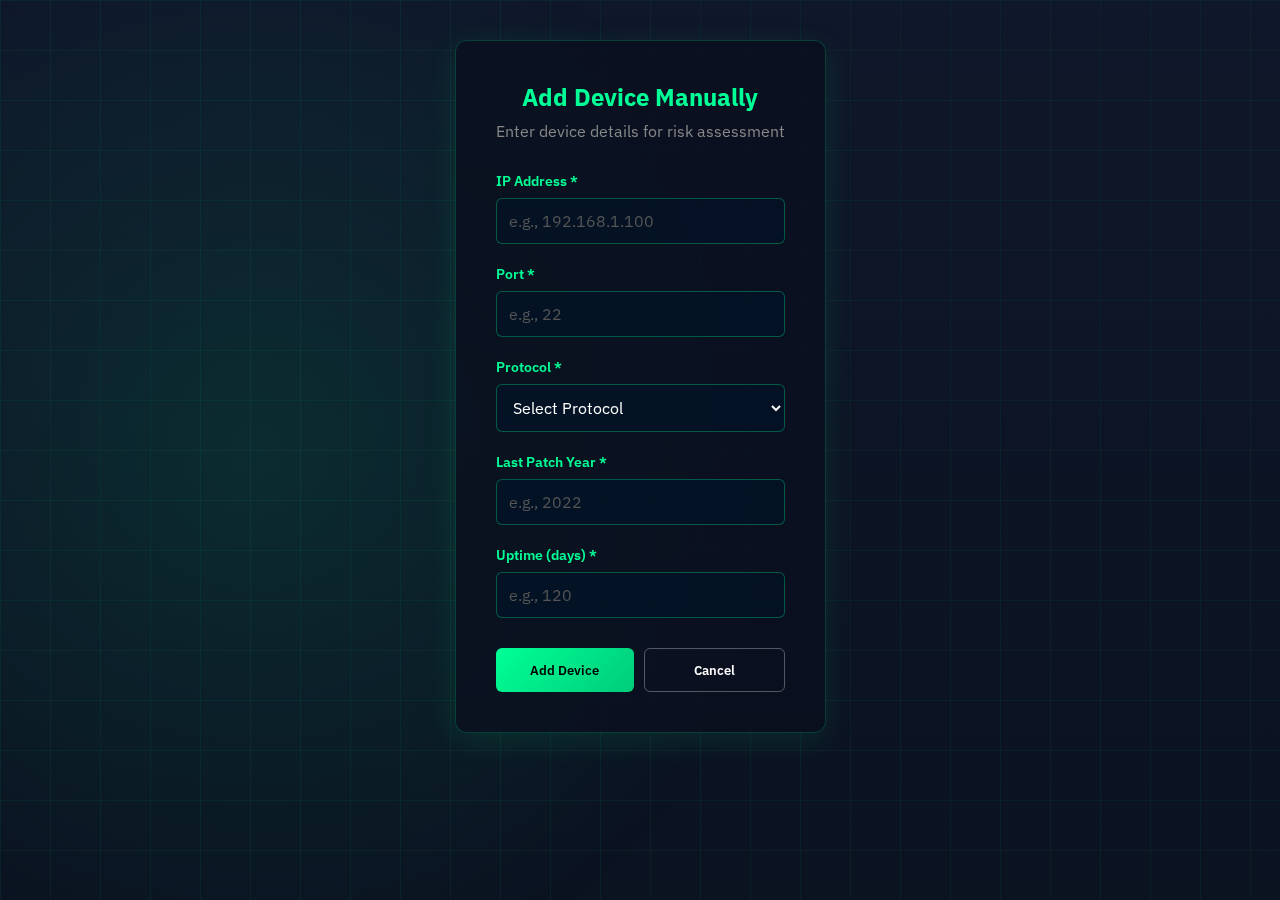
<file: data-input.html>
<!DOCTYPE html>
<html lang="en">

<head>
    <meta charset="UTF-8">
    <meta name="viewport" content="width=device-width, initial-scale=1.0">
    <title>ShadowNet — Manual Device Entry</title>
    <link rel="preconnect" href="https://fonts.googleapis.com" />
    <link rel="preconnect" href="https://fonts.gstatic.com" crossorigin />
    <link
        href="https://fonts.googleapis.com/css2?family=IBM+Plex+Sans:wght@400;500;600;700;800&family=JetBrains+Mono:wght@400;500&display=swap"
        rel="stylesheet" />
    <link rel="stylesheet" href="styles.css">
    <style>
        .data-input-container {
            max-width: 600px;
            margin: 40px auto;
            padding: 40px;
            background: rgba(10, 15, 30, 0.8);
            border: 1px solid rgba(0, 255, 150, 0.2);
            border-radius: 12px;
            box-shadow: 0 8px 32px rgba(0, 255, 150, 0.1);
        }

        .data-input-header {
            text-align: center;
            margin-bottom: 30px;
        }

        .data-input-header h2 {
            font-size: 1.5em;
            color: #00ff96;
            margin: 0;
        }

        .data-input-header p {
            color: #888;
            margin-top: 8px;
        }

        .input-group {
            margin-bottom: 20px;
        }

        .input-group label {
            display: block;
            font-size: 0.9em;
            color: #00ff96;
            margin-bottom: 8px;
            font-weight: 600;
        }

        .input-group input,
        .input-group select {
            width: 100%;
            padding: 12px;
            border: 1px solid rgba(0, 255, 150, 0.3);
            background: rgba(0, 20, 40, 0.6);
            color: #fff;
            border-radius: 6px;
            font-size: 1em;
            box-sizing: border-box;
            transition: border-color 0.3s;
        }

        .input-group input:focus,
        .input-group select:focus {
            outline: none;
            border-color: #00ff96;
            box-shadow: 0 0 8px rgba(0, 255, 150, 0.3);
        }

        .input-group input::placeholder {
            color: #555;
        }

        .button-group {
            display: flex;
            gap: 10px;
            margin-top: 30px;
        }

        .btn-submit {
            flex: 1;
            padding: 12px;
            background: linear-gradient(135deg, #00ff96, #00cc7a);
            border: none;
            border-radius: 6px;
            color: #000;
            font-weight: 600;
            cursor: pointer;
            transition: all 0.3s;
        }

        .btn-submit:hover:not(:disabled) {
            transform: translateY(-2px);
            box-shadow: 0 8px 16px rgba(0, 255, 150, 0.3);
        }

        .btn-submit:disabled {
            opacity: 0.6;
            cursor: not-allowed;
        }

        .btn-cancel {
            flex: 1;
            padding: 12px;
            background: transparent;
            border: 1px solid rgba(255, 255, 255, 0.3);
            border-radius: 6px;
            color: #fff;
            font-weight: 600;
            cursor: pointer;
            transition: all 0.3s;
        }

        .btn-cancel:hover {
            border-color: #fff;
            background: rgba(255, 255, 255, 0.1);
        }

        .error-message {
            color: #ff4444;
            font-size: 0.9em;
            margin-top: 5px;
            display: none;
        }

        .success-message {
            color: #00ff96;
            font-size: 0.9em;
            margin-top: 5px;
            display: none;
        }

        .bg-grid {
            position: fixed;
            top: 0;
            left: 0;
            width: 100%;
            height: 100%;
            background-image:
                linear-gradient(rgba(0, 255, 150, 0.05) 1px, transparent 1px),
                linear-gradient(90deg, rgba(0, 255, 150, 0.05) 1px, transparent 1px);
            background-size: 50px 50px;
            pointer-events: none;
            z-index: 0;
        }

        body {
            background: #0a0f1e;
            color: #fff;
            font-family: 'IBM Plex Sans', sans-serif;
            position: relative;
        }

        body::before {
            content: '';
            position: fixed;
            top: 0;
            left: 0;
            width: 100%;
            height: 100%;
            background: radial-gradient(circle at 20% 50%, rgba(0, 255, 150, 0.1) 0%, transparent 50%);
            pointer-events: none;
            z-index: 0;
        }

        .data-input-container {
            position: relative;
            z-index: 1;
        }
    </style>
</head>

<body>
    <div class="bg-grid" aria-hidden="true"></div>

    <div class="data-input-container">
        <div class="data-input-header">
            <h2>Add Device Manually</h2>
            <p>Enter device details for risk assessment</p>
        </div>

        <form id="device-form">
            <div class="input-group">
                <label for="ip">IP Address *</label>
                <input type="text" id="ip" name="ip" placeholder="e.g., 192.168.1.100" required>
                <div class="error-message" id="ip-error"></div>
            </div>

            <div class="input-group">
                <label for="port">Port *</label>
                <input type="number" id="port" name="port" placeholder="e.g., 22" min="1" max="65535" required>
                <div class="error-message" id="port-error"></div>
            </div>

            <div class="input-group">
                <label for="protocol">Protocol *</label>
                <select id="protocol" name="protocol" required>
                    <option value="">Select Protocol</option>
                    <option value="HTTP">HTTP</option>
                    <option value="HTTPS">HTTPS</option>
                    <option value="SSH">SSH</option>
                    <option value="RDP">RDP</option>
                    <option value="FTP">FTP</option>
                    <option value="SMTP">SMTP</option>
                    <option value="DNS">DNS</option>
                    <option value="Other">Other</option>
                </select>
                <div class="error-message" id="protocol-error"></div>
            </div>

            <div class="input-group">
                <label for="last-patch-year">Last Patch Year *</label>
                <input type="number" id="last-patch-year" name="last-patch-year" placeholder="e.g., 2022"
                    min="2000" max="2099" required>
                <div class="error-message" id="patch-error"></div>
            </div>

            <div class="input-group">
                <label for="uptime">Uptime (days) *</label>
                <input type="number" id="uptime" name="uptime" placeholder="e.g., 120" min="0" required>
                <div class="error-message" id="uptime-error"></div>
            </div>

            <div class="button-group">
                <button type="submit" class="btn-submit">Add Device</button>
                <button type="button" class="btn-cancel" id="btn-cancel">Cancel</button>
            </div>

            <div class="success-message" id="success-message">Device added successfully! Redirecting...</div>
        </form>
    </div>

    <script>
        // Global device storage (defined in index.html)
        if (typeof window.devices === 'undefined') {
            window.devices = [];
        }

        function validateIP(ip) {
            const ipRegex = /^(\d{1,3}\.){3}\d{1,3}$/;
            if (!ipRegex.test(ip)) return false;
            const parts = ip.split('.');
            return parts.every(part => parseInt(part) <= 255);
        }

        function calculateRisk(lastPatchYear, uptime, port, protocol) {
            const currentYear = new Date().getFullYear();
            let patchAge = currentYear - lastPatchYear;
            let risk = 0;

            // Patch age risk
            if (patchAge >= 5) risk += 40;
            else if (patchAge >= 3) risk += 25;
            else risk += 10;

            // Uptime risk
            if (uptime > 365) risk += 30;

            // Port risk
            if (port === 22 || port === 3389) risk += 20;

            // Protocol risk
            if (protocol === 'HTTP') risk += 10;

            risk = Math.min(risk, 100);
            return risk;
        }

        function getRiskLevel(score) {
            if (score >= 75) return 'CRITICAL';
            if (score >= 50) return 'HIGH';
            if (score >= 30) return 'MEDIUM';
            return 'LOW';
        }

        document.getElementById('device-form').addEventListener('submit', (e) => {
            e.preventDefault();

            const ip = document.getElementById('ip').value.trim();
            const port = parseInt(document.getElementById('port').value);
            const protocol = document.getElementById('protocol').value;
            const lastPatchYear = parseInt(document.getElementById('last-patch-year').value);
            const uptime = parseInt(document.getElementById('uptime').value);

            // Clear previous errors
            document.querySelectorAll('.error-message').forEach(m => m.style.display = 'none');

            let hasError = false;

            // Validate IP
            if (!validateIP(ip)) {
                document.getElementById('ip-error').textContent = 'Invalid IP address format';
                document.getElementById('ip-error').style.display = 'block';
                hasError = true;
            }

            // Validate port
            if (port < 1 || port > 65535) {
                document.getElementById('port-error').textContent = 'Port must be between 1 and 65535';
                document.getElementById('port-error').style.display = 'block';
                hasError = true;
            }

            // Validate protocol
            if (!protocol) {
                document.getElementById('protocol-error').textContent = 'Please select a protocol';
                document.getElementById('protocol-error').style.display = 'block';
                hasError = true;
            }

            // Validate patch year
            if (lastPatchYear < 2000 || lastPatchYear > new Date().getFullYear()) {
                document.getElementById('patch-error').textContent = 'Invalid patch year';
                document.getElementById('patch-error').style.display = 'block';
                hasError = true;
            }

            // Validate uptime
            if (uptime < 0) {
                document.getElementById('uptime-error').textContent = 'Uptime cannot be negative';
                document.getElementById('uptime-error').style.display = 'block';
                hasError = true;
            }

            if (hasError) return;

            // Calculate risk
            const riskScore = calculateRisk(lastPatchYear, uptime, port, protocol);
            const riskLevel = getRiskLevel(riskScore);

            // Create device object
            const device = {
                ip,
                port,
                protocol,
                last_patch_year: lastPatchYear,
                uptime_days: uptime,
                risk_score: riskScore,
                risk_level: riskLevel,
                open_ports: [port],
                device_type: 'Manual Entry',
                business_impact: riskLevel === 'CRITICAL' ? 'CRITICAL' : riskLevel === 'HIGH' ? 'HIGH' : 'MEDIUM'
            };

            // Add to global devices array
            window.devices.push(device);

            // Show success message
            document.getElementById('success-message').style.display = 'block';

            // Redirect to dashboard
            setTimeout(() => {
                window.location.href = 'index.html#dashboard';
            }, 800);
        });

        document.getElementById('btn-cancel').addEventListener('click', () => {
            window.location.href = 'index.html#landing';
        });
    </script>
</body>

</html>
</file>
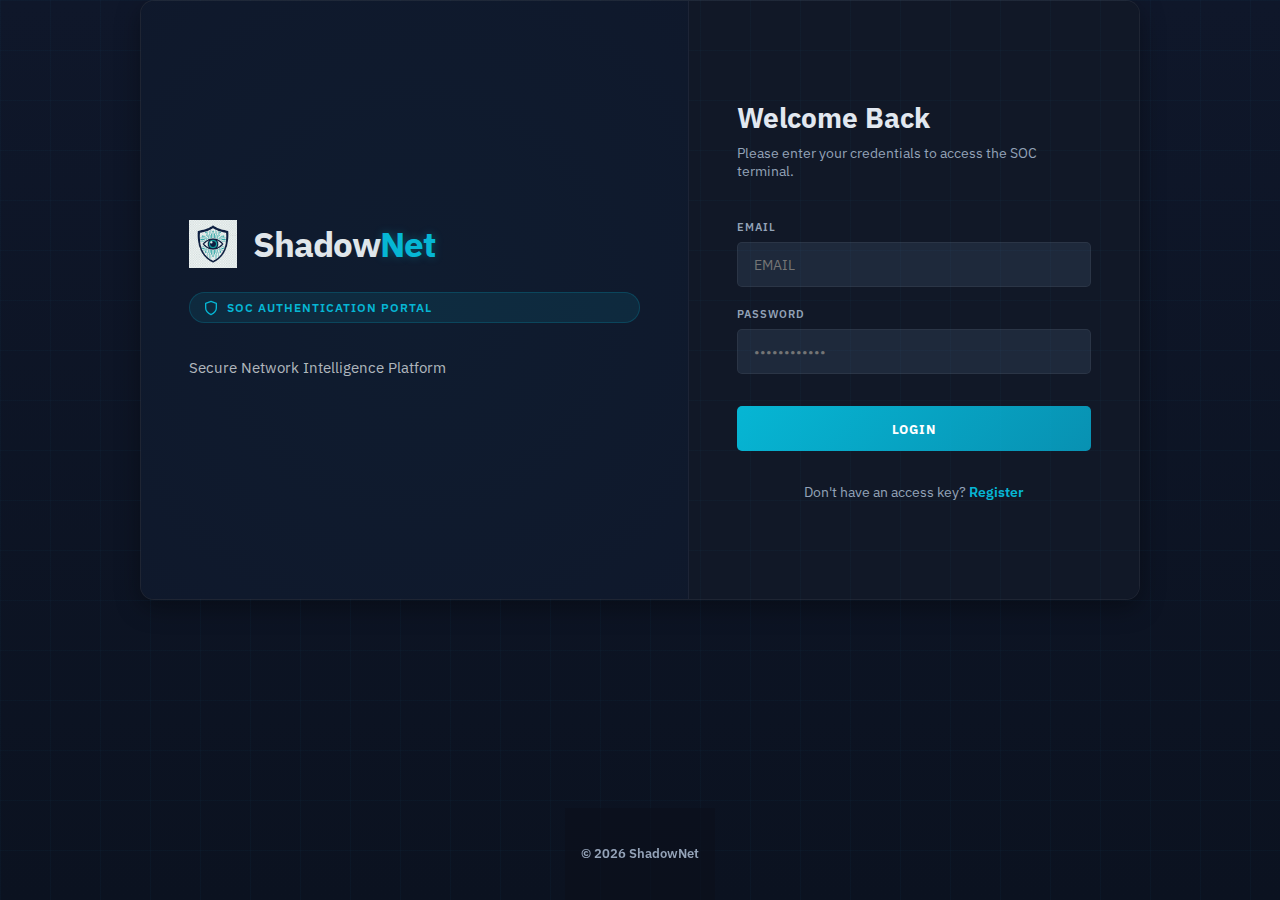
<file: login.html>
<!DOCTYPE html>
<html lang="en">

<head>
    <meta charset="UTF-8">
    <meta name="viewport" content="width=device-width, initial-scale=1.0">
    <title>ShadowNet — Secure Login</title>
    <link rel="preconnect" href="https://fonts.googleapis.com" />
    <link rel="preconnect" href="https://fonts.gstatic.com" crossorigin />
    <link
        href="https://fonts.googleapis.com/css2?family=IBM+Plex+Sans:wght@400;500;600;700;800&family=JetBrains+Mono:wght@400;500&display=swap"
        rel="stylesheet" />
    <link rel="stylesheet" href="styles.css">
</head>

<body class="auth-page-body">
    <div class="bg-grid" aria-hidden="true"></div>

    <div class="auth-container">
        <!-- BRANDING PANEL -->
        <div class="left-section">
            <div class="logo-wrapper">
                <img src="assets/shadownet_logo_official.png" alt="ShadowNet Logo" class="logo-img">
                <h1 class="logo-text">Shadow<span>Net</span></h1>
            </div>

            <div class="security-badge">
                <svg width="16" height="16" viewBox="0 0 24 24" fill="none" stroke="currentColor" stroke-width="2"
                    stroke-linecap="round" stroke-linejoin="round">
                    <path d="M12 22s8-4 8-10V5l-8-3-8 3v7c0 6 8 10 8 10z" />
                </svg>
                SOC Authentication Portal
            </div>

            <p class="tagline">Secure Network Intelligence Platform</p>
        </div>

        <!-- FORM CONTAINER -->
        <div class="right-section">
            <div class="auth-form-header">
                <h2>Welcome Back</h2>
                <p>Please enter your credentials to access the SOC terminal.</p>
            </div>

            <form class="auth-form" id="login-form">
                <div class="auth-input-group">
                    <label for="email">Email</label>
                    <input type="email" id="email" class="auth-input" placeholder="EMAIL" required>
                </div>

                <div class="auth-input-group">
                    <label for="password">Password</label>
                    <input type="password" id="password" class="auth-input" placeholder="••••••••••••" required>
                </div>

                <button type="submit" class="btn--auth">Login</button>
            </form>

            <div class="auth-footer">
                Don't have an access key? <a href="register.html" class="auth-link">Register</a>
            </div>
        </div>
    </div>

    <!-- Footer -->
    <footer class="page-footer">
        <p>&copy; 2026 ShadowNet</p>
    </footer>

    <script>
        // ── Auto-redirect if already logged in ──
        if (sessionStorage.getItem('shadownet_user')) {
            window.location.href = 'data-upload.html';
        }

        // ── SHA-256 Password Hashing ──
        async function hashPassword(password) {
            const data = new TextEncoder().encode(password);
            const hash = await crypto.subtle.digest('SHA-256', data);
            return Array.from(new Uint8Array(hash))
                .map(b => b.toString(16).padStart(2, '0'))
                .join('');
        }

        // ── Message Display Helper ──
        function showMsg(text, isError) {
            let msgEl = document.getElementById('login-msg');
            if (!msgEl) {
                msgEl = document.createElement('div');
                msgEl.id = 'login-msg';
                const form = document.getElementById('login-form');
                form.parentNode.insertBefore(msgEl, form.nextSibling);
            }
            msgEl.textContent = text;
            msgEl.style.cssText = 'padding:10px 14px;margin-top:12px;border-radius:8px;font-size:0.9rem;text-align:center;' +
                (isError
                    ? 'background:rgba(239,68,68,0.12);color:#ef4444;border:1px solid rgba(239,68,68,0.3);'
                    : 'background:rgba(0,255,150,0.12);color:#00ff96;border:1px solid rgba(0,255,150,0.3);');
        }

        // ── Login Handler ──
        document.getElementById('login-form').addEventListener('submit', async (e) => {
            e.preventDefault();
            const email = document.getElementById('email').value.trim();
            const password = document.getElementById('password').value.trim();
            const submitBtn = e.target.querySelector('button');

            // Validate email format
            const emailRegex = /^[^\s@]+@[^\s@]+\.[^\s@]+$/;
            if (!emailRegex.test(email)) {
                showMsg('Please enter a valid email address.', true);
                return;
            }

            // Validate password
            if (password.length < 6) {
                showMsg('Password must be at least 6 characters.', true);
                return;
            }

            // Look up stored users
            let users = [];
            try { users = JSON.parse(localStorage.getItem('shadownet_users')) || []; } catch (e) { users = []; }

            const matchedUser = users.find(u => u.email.toLowerCase() === email.toLowerCase());

            if (!matchedUser) {
                showMsg('Invalid email or password.', true);
                return;
            }

            // Hash entered password and compare
            submitBtn.disabled = true;
            submitBtn.innerText = 'Verifying...';

            try {
                const hashedPassword = await hashPassword(password);

                if (hashedPassword !== matchedUser.password) {
                    showMsg('Invalid email or password.', true);
                    submitBtn.disabled = false;
                    submitBtn.innerText = 'Login';
                    return;
                }

                // Set session
                sessionStorage.setItem('shadownet_user', JSON.stringify({
                    username: matchedUser.username,
                    email: matchedUser.email
                }));

                showMsg('Login successful. Redirecting...', false);

                setTimeout(() => {
                    window.location.href = 'data-upload.html';
                }, 800);
            } catch (err) {
                showMsg('Login failed. Please try again.', true);
                submitBtn.disabled = false;
                submitBtn.innerText = 'Login';
            }
        });
    </script>
</body>

</html>
</file>
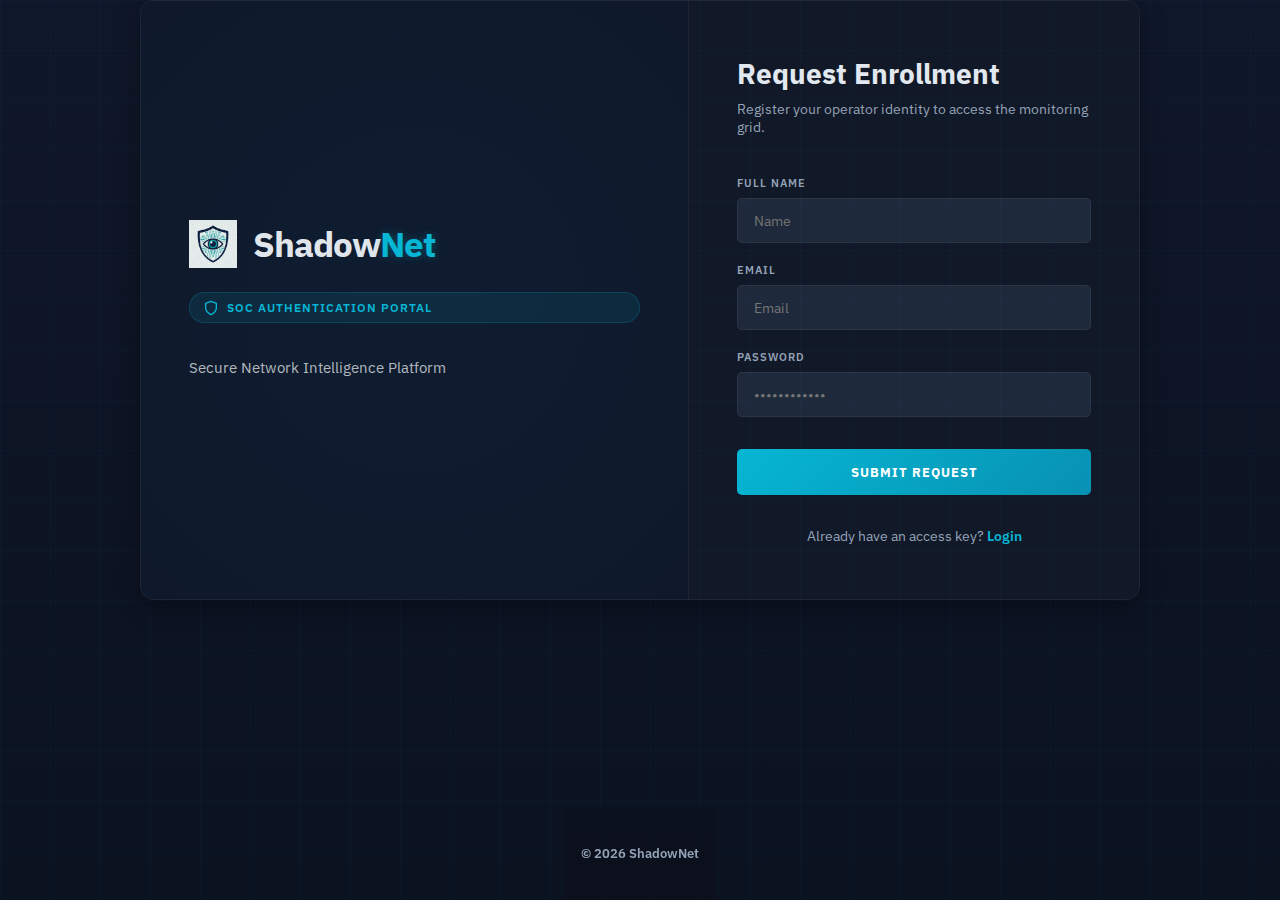
<file: register.html>
<!DOCTYPE html>
<html lang="en">

<head>
    <meta charset="UTF-8">
    <meta name="viewport" content="width=device-width, initial-scale=1.0">
    <title>ShadowNet — Enrollment</title>
    <link rel="preconnect" href="https://fonts.googleapis.com" />
    <link rel="preconnect" href="https://fonts.gstatic.com" crossorigin />
    <link
        href="https://fonts.googleapis.com/css2?family=IBM+Plex+Sans:wght@400;500;600;700;800&family=JetBrains+Mono:wght@400;500&display=swap"
        rel="stylesheet" />
    <link rel="stylesheet" href="styles.css">
</head>

<body class="auth-page-body">
    <div class="bg-grid" aria-hidden="true"></div>

    <div class="auth-container">
        <!-- BRANDING PANEL -->
        <div class="left-section">
            <div class="logo-wrapper">
                <img src="assets/shadownet_logo_official.png" alt="ShadowNet Logo" class="logo-img">
                <h1 class="logo-text">Shadow<span>Net</span></h1>
            </div>

            <div class="security-badge">
                <svg width="16" height="16" viewBox="0 0 24 24" fill="none" stroke="currentColor" stroke-width="2"
                    stroke-linecap="round" stroke-linejoin="round">
                    <path d="M12 22s8-4 8-10V5l-8-3-8 3v7c0 6 8 10 8 10z" />
                </svg>
                SOC Authentication Portal
            </div>

            <p class="tagline">Secure Network Intelligence Platform</p>
        </div>

        <!-- FORM CONTAINER -->
        <div class="right-section">
            <div class="auth-form-header">
                <h2>Request Enrollment</h2>
                <p>Register your operator identity to access the monitoring grid.</p>
            </div>

            <form class="auth-form" id="register-form">
                <div class="auth-input-group">
                    <label for="name">Full Name</label>
                    <input type="text" id="name" class="auth-input" placeholder="Name" required>
                </div>

                <div class="auth-input-group">
                    <label for="email">Email</label>
                    <input type="email" id="email" class="auth-input" placeholder="Email" required>
                </div>

                <div class="auth-input-group">
                    <label for="password">Password</label>
                    <input type="password" id="password" class="auth-input" placeholder="••••••••••••" required>
                </div>

                <button type="submit" class="btn--auth">Submit Request</button>
            </form>

            <div class="auth-footer">
                Already have an access key? <a href="login.html" class="auth-link">Login</a>
            </div>
        </div>
    </div>

    <!-- Footer -->
    <footer class="page-footer">
        <p>&copy; 2026 ShadowNet</p>
    </footer>

    <script>
        // ── Auto-redirect if already logged in ──
        if (sessionStorage.getItem('shadownet_user')) {
            window.location.href = 'data-upload.html';
        }

        // ── SHA-256 Password Hashing ──
        async function hashPassword(password) {
            const data = new TextEncoder().encode(password);
            const hash = await crypto.subtle.digest('SHA-256', data);
            return Array.from(new Uint8Array(hash))
                .map(b => b.toString(16).padStart(2, '0'))
                .join('');
        }

        // ── Message Display Helper ──
        function showMsg(text, isError) {
            let msgEl = document.getElementById('register-msg');
            if (!msgEl) {
                msgEl = document.createElement('div');
                msgEl.id = 'register-msg';
                const form = document.getElementById('register-form');
                form.parentNode.insertBefore(msgEl, form.nextSibling);
            }
            msgEl.textContent = text;
            msgEl.style.cssText = 'padding:10px 14px;margin-top:12px;border-radius:8px;font-size:0.9rem;text-align:center;' +
                (isError
                    ? 'background:rgba(239,68,68,0.12);color:#ef4444;border:1px solid rgba(239,68,68,0.3);'
                    : 'background:rgba(0,255,150,0.12);color:#00ff96;border:1px solid rgba(0,255,150,0.3);');
        }

        // ── Registration Handler ──
        document.getElementById('register-form').addEventListener('submit', async (e) => {
            e.preventDefault();
            const username = document.getElementById('name').value.trim();
            const email = document.getElementById('email').value.trim();
            const password = document.getElementById('password').value.trim();
            const submitBtn = e.target.querySelector('button');

            // Validate username
            if (username.length < 3) {
                showMsg('Username must be at least 3 characters.', true);
                return;
            }

            // Validate email format
            const emailRegex = /^[^\s@]+@[^\s@]+\.[^\s@]+$/;
            if (!emailRegex.test(email)) {
                showMsg('Please enter a valid email address.', true);
                return;
            }

            // Validate password length
            if (password.length < 6) {
                showMsg('Password must be at least 6 characters.', true);
                return;
            }

            // Check for duplicate email
            let users = [];
            try { users = JSON.parse(localStorage.getItem('shadownet_users')) || []; } catch (e) { users = []; }

            if (users.find(u => u.email.toLowerCase() === email.toLowerCase())) {
                showMsg('An account with this email already exists.', true);
                return;
            }

            // Hash password and store user
            submitBtn.disabled = true;
            submitBtn.innerText = 'Enrolling...';

            try {
                const hashedPassword = await hashPassword(password);
                users.push({ username, email: email.toLowerCase(), password: hashedPassword });
                localStorage.setItem('shadownet_users', JSON.stringify(users));

                showMsg('Registration successful. Please login.', false);

                setTimeout(() => {
                    window.location.href = 'login.html';
                }, 1500);
            } catch (err) {
                showMsg('Registration failed. Please try again.', true);
                submitBtn.disabled = false;
                submitBtn.innerText = 'Submit Request';
            }
        });
    </script>
</body>

</html>
</file>
<file: styles.css>
/* === THEME VARIABLES === */
:root {
    /* Dark Mode (Default) Palette */
    --bg-main: #0f172a;
    --bg-card: #111827;
    --bg-elevated: #1e293b;
    --text-primary: #e2e8f0;
    --text-secondary: #94a3b8;
    --text-muted: #64748b;
    --border-color: rgba(255, 255, 255, 0.06);
    --bg-nav: #0b1220;
    --bg-hover: #1f2937;

    /* Risk Levels */
    --clr-critical: #ef4444;
    --clr-high: #f97316;
    --clr-medium: #eab308;
    --clr-low: #22c55e;
    --clr-info: #38bdf8;
    --clr-purple: #a78bfa;
    --clr-cyan: #06b6d4;

    /* Depth Shadows */
    --depth-shadow: 0 8px 24px rgba(0, 0, 0, 0.35);

    /* Core Layout */
    --nav-h: 60px;
    --radius: 14px;
    --radius-sm: 8px;
    --radius-xs: 5px;
    --transition: 0.3s cubic-bezier(.4, 0, .2, 1);
    --font-heading: 'IBM Plex Sans', sans-serif;
    --font-body: 'IBM Plex Sans', system-ui, sans-serif;
    --font-mono: 'JetBrains Mono', monospace;
}

/* Light Mode Soft Neutral Palette */
body.light-mode {
    --bg-main: #f1f5f9;
    --bg-card: #ffffff;
    --bg-elevated: #f8fafc;
    --text-primary: #1e293b;
    --text-secondary: #475569;
    --text-muted: #64748b;
    --border-color: rgba(0, 0, 0, 0.05);
    --bg-nav: #e2e8f0;
    --bg-hover: #cbd5e1;
    --depth-shadow: 0 6px 20px rgba(0, 0, 0, 0.08);
}

/* === RESET === */
*,
*::before,
*::after {
    margin: 0;
    padding: 0;
    box-sizing: border-box
}

html {
    scroll-behavior: smooth
}

body {
    font-family: var(--font-body);
    background: var(--bg-main);
    color: var(--text-primary);
    min-height: 100vh;
    overflow-x: hidden;
    transition: background var(--transition), color var(--transition);
}

body:not(.light-mode) {
    background: linear-gradient(180deg, #0f172a 0%, #0b1220 100%);
}

body.light-mode {
    background: linear-gradient(180deg, #f1f5f9 0%, #e2e8f0 100%);
}

a {
    color: inherit;
    text-decoration: none
}

button {
    font-family: inherit;
    cursor: pointer
}

input,
select,
textarea {
    font-family: inherit
}

::-webkit-scrollbar {
    width: 5px;
    height: 5px
}

::-webkit-scrollbar-track {
    background: transparent
}

::-webkit-scrollbar-thumb {
    background: rgba(255, 255, 255, 0.08);
    border-radius: 99px
}

::-webkit-scrollbar-thumb:hover {
    background: rgba(255, 255, 255, 0.16)
}

/* === ANIMATED BACKGROUND === */
.bg-grid {
    position: fixed;
    inset: 0;
    z-index: 0;
    pointer-events: none;
    background-image: linear-gradient(rgba(56, 189, 248, 0.03) 1px, transparent 1px), linear-gradient(90deg, rgba(56, 189, 248, 0.03) 1px, transparent 1px);
    background-size: 50px 50px;
    animation: gridDrift 20s linear infinite
}

@keyframes gridDrift {
    to {
        background-position: 50px 50px
    }
}

.bg-radar {
    position: fixed;
    top: 50%;
    left: 50%;
    width: 600px;
    height: 600px;
    transform: translate(-50%, -50%);
    z-index: 0;
    pointer-events: none;
    opacity: 0.03;
    border-radius: 50%;
    border: 1px solid var(--clr-info);
    background: conic-gradient(from 0deg, transparent 0deg, rgba(56, 189, 248, 0.15) 30deg, transparent 60deg);
    animation: radarSpin 8s linear infinite
}

@keyframes radarSpin {
    to {
        transform: translate(-50%, -50%) rotate(360deg)
    }
}

/* === TOP NAVBAR === */
.topnav {
    position: fixed;
    top: 0;
    left: 0;
    right: 0;
    z-index: 200;
    height: var(--nav-h);
    display: flex;
    align-items: center;
    gap: 0.5rem;
    padding: 0 1.5rem;
    background: var(--bg-nav);
    backdrop-filter: blur(20px);
    -webkit-backdrop-filter: blur(20px);
    border-bottom: 1px solid var(--border-color);
    box-shadow: var(--depth-shadow);
    transition: background var(--transition)
}

.topnav__left {
    display: flex;
    align-items: center;
    gap: 0.5rem;
    flex-shrink: 0
}

.topnav__hamburger {
    display: none;
    align-items: center;
    justify-content: center;
    width: 36px;
    height: 36px;
    background: transparent;
    border: none;
    color: var(--text-secondary);
    border-radius: var(--radius-sm);
    transition: all var(--transition)
}

.topnav__hamburger:hover {
    background: var(--bg-hover);
    color: var(--text-primary)
}

.topnav__brand {
    display: flex;
    align-items: center;
    gap: 0.75rem;
    margin-right: 1.5rem;
    transition: transform var(--transition);
}

.topnav__brand:hover {
    transform: scale(1.02);
}

.topnav__logo-img {
    height: 42px;
    width: auto;
    filter: drop-shadow(0 0 10px rgba(6, 182, 212, 0.4));
    transition: var(--transition);
}

.topnav__brand:hover .topnav__logo-img {
    filter: drop-shadow(0 0 15px rgba(6, 182, 212, 0.6));
}

.topnav__logo-text {
    font-family: var(--font-heading);
    font-size: 1.85rem;
    font-weight: 800;
    letter-spacing: -1px;
    color: #fff;
    display: flex;
    align-items: center;
    line-height: 1;
}

.topnav__logo-text--accent {
    color: var(--clr-cyan);
    text-shadow: 0 0 15px rgba(6, 182, 212, 0.4);
}


.topnav__links {
    display: flex;
    align-items: center;
    gap: 0.25rem
}

.topnav__link {
    display: flex;
    align-items: center;
    gap: 0.4rem;
    padding: 0.45rem 0.85rem;
    font-size: 0.82rem;
    font-weight: 500;
    color: var(--text-secondary);
    border-radius: var(--radius-sm);
    letter-spacing: 1px;
    text-transform: uppercase;
    font-family: var(--font-heading);
    transition: all var(--transition);
    position: relative;
    white-space: nowrap
}

.topnav__link i {
    width: 16px;
    height: 16px
}

.topnav__link:hover {
    color: var(--text-primary);
    background: var(--bg-hover)
}

.topnav__link.active {
    color: var(--clr-info);
    background: rgba(56, 189, 248, 0.1)
}

.topnav__link.active::after {
    content: '';
    position: absolute;
    bottom: -1px;
    left: 20%;
    right: 20%;
    height: 2px;
    background: var(--clr-info);
    border-radius: 99px;
    box-shadow: 0 0 8px rgba(56, 189, 248, 0.5)
}

.topnav__alert-badge {
    min-width: 18px;
    height: 18px;
    display: inline-flex;
    align-items: center;
    justify-content: center;
    font-size: 0.6rem;
    font-weight: 700;
    background: var(--clr-critical);
    color: #fff;
    border-radius: 99px;
    padding: 0 4px;
    font-family: var(--font-body);
    animation: badgePulse 2s infinite
}

@keyframes badgePulse {

    0%,
    100% {
        opacity: 1
    }

    50% {
        opacity: 0.6
    }
}

.topnav__right {
    display: flex;
    align-items: center;
    gap: 1rem;
    margin-left: auto;
    flex-shrink: 0
}

/* Search */
.topnav__search-wrapper {
    position: relative;
    width: 200px;
    transition: width var(--transition)
}

.topnav__search-wrapper:focus-within {
    width: 280px
}

.search__icon {
    position: absolute;
    left: 10px;
    top: 50%;
    transform: translateY(-50%);
    width: 14px;
    height: 14px;
    color: var(--text-muted);
    pointer-events: none
}

.topnav__search {
    width: 100%;
    height: 34px;
    padding: 0 0.75rem 0 2rem;
    font-size: 0.78rem;
    color: var(--text-primary);
    background: var(--bg-elevated);
    border: 1px solid var(--border-color);
    border-radius: 99px;
    outline: none;
    transition: border-color var(--transition), background var(--transition)
}

.topnav__search::placeholder {
    color: var(--text-muted);
    font-size: 0.75rem
}

.topnav__search:focus {
    border-color: var(--clr-info);
    background: rgba(56, 189, 248, 0.04)
}

.search-results {
    position: absolute;
    top: calc(100% + 6px);
    left: 0;
    right: 0;
    max-height: 340px;
    overflow-y: auto;
    background: var(--bg-card);
    border: 1px solid var(--border-color);
    border-radius: var(--radius-sm);
    display: none;
    z-index: 300;
    box-shadow: var(--depth-shadow);
    backdrop-filter: blur(12px)
}

.search-results.visible {
    display: block
}

.search-result-item {
    display: flex;
    align-items: center;
    gap: 0.6rem;
    padding: 0.55rem 0.85rem;
    border-bottom: 1px solid var(--border-color);
    cursor: pointer;
    transition: background var(--transition)
}

.search-result-item:hover {
    background: var(--bg-hover)
}

.search-result-item:last-child {
    border-bottom: none
}

.search-result__ip {
    font-family: var(--font-mono);
    font-weight: 600;
    font-size: 0.78rem;
    color: var(--clr-info);
    min-width: 110px
}

.search-result__type {
    font-size: 0.74rem;
    color: var(--text-secondary);
    flex: 1
}

.search-no-results {
    padding: 0.85rem;
    text-align: center;
    color: var(--text-muted);
    font-size: 0.78rem
}


/* Theme Toggle */
.theme-toggle {
    position: relative;
    cursor: pointer;
    user-select: none;
    flex-shrink: 0
}

.theme-toggle__input {
    position: absolute;
    opacity: 0;
    width: 0;
    height: 0
}

.theme-toggle__slider {
    position: relative;
    display: flex;
    align-items: center;
    justify-content: space-between;
    width: 52px;
    height: 26px;
    padding: 0 5px;
    background: rgba(255, 255, 255, 0.06);
    border-radius: 99px;
    border: 1px solid rgba(255, 255, 255, 0.08);
    transition: background var(--transition)
}

.theme-toggle__slider::after {
    content: '';
    position: absolute;
    top: 3px;
    left: 3px;
    width: 18px;
    height: 18px;
    border-radius: 50%;
    background: var(--clr-info);
    box-shadow: 0 0 6px rgba(56, 189, 248, 0.5);
    transition: transform var(--transition), background var(--transition)
}

.theme-toggle__input:checked+.theme-toggle__slider::after {
    transform: translateX(26px);
    background: #f59e0b;
    box-shadow: 0 0 6px rgba(245, 158, 11, 0.5)
}

.theme-toggle__icon--dark,
.theme-toggle__icon--light {
    width: 12px;
    height: 12px;
    position: relative;
    z-index: 1
}

.theme-toggle__icon--dark {
    color: var(--clr-purple)
}

.theme-toggle__icon--light {
    color: #fbbf24
}

/* === MAIN CONTENT === */
.main {
    margin-top: var(--nav-h);
    padding: 2rem 2.5rem;
    min-height: calc(100vh - var(--nav-h));
    position: relative;
    z-index: 1;
    animation: pageFadeIn 0.4s ease
}

@keyframes pageFadeIn {
    from {
        opacity: 0;
        transform: translateY(8px)
    }

    to {
        opacity: 1;
        transform: translateY(0)
    }
}

/* === PAGE HEADER === */
.page-header {
    display: flex;
    align-items: center;
    justify-content: space-between;
    flex-wrap: wrap;
    gap: 1rem;
    margin-bottom: 2rem
}

.page-header__title {
    font-family: var(--font-heading);
    font-size: 1.2rem;
    font-weight: 600;
    letter-spacing: 1px;
    text-transform: uppercase;
    display: flex;
    align-items: center;
    gap: 0.6rem;
    color: var(--text-primary)
}

.page-header__title i {
    width: 22px;
    height: 22px;
    color: var(--clr-info);
    filter: drop-shadow(0 0 4px rgba(56, 189, 248, 0.4))
}

.page-header__actions {
    display: flex;
    gap: 0.6rem;
    flex-wrap: wrap
}

/* === METRIC CARDS === */
.cards-grid {
    display: grid;
    grid-template-columns: repeat(auto-fit, minmax(210px, 1fr));
    gap: 1.25rem;
    margin-bottom: 2rem
}

.metric-card {
    position: relative;
    background: var(--bg-card);
    border: 1px solid var(--border-color);
    border-radius: var(--radius);
    padding: 1.35rem 1.2rem;
    display: flex;
    flex-direction: column;
    gap: 0.4rem;
    overflow: hidden;
    backdrop-filter: blur(10px);
    box-shadow: var(--depth-shadow);
    transition: transform var(--transition), box-shadow var(--transition);
    animation: cardSlideUp 0.5s ease both
}

.metric-card:nth-child(1) {
    animation-delay: 0.05s
}

.metric-card:nth-child(2) {
    animation-delay: 0.1s
}

.metric-card:nth-child(3) {
    animation-delay: 0.15s
}

.metric-card:nth-child(4) {
    animation-delay: 0.2s
}

.metric-card:nth-child(5) {
    animation-delay: 0.25s
}

@keyframes cardSlideUp {
    from {
        opacity: 0;
        transform: translateY(20px)
    }

    to {
        opacity: 1;
        transform: translateY(0)
    }
}

.metric-card::before {
    content: '';
    position: absolute;
    top: -35%;
    right: -20%;
    width: 120px;
    height: 120px;
    border-radius: 50%;
    filter: blur(40px);
    opacity: 0.1;
    pointer-events: none;
    transition: opacity var(--transition)
}

.metric-card:hover {
    transform: translateY(-5px)
}

.metric-card:hover::before {
    opacity: 0.22
}

.metric-card--info::before {
    background: var(--clr-info)
}

.metric-card--critical::before {
    background: var(--clr-critical)
}

.metric-card--high::before {
    background: var(--clr-high)
}

.metric-card--medium::before {
    background: var(--clr-medium)
}

.metric-card--low::before {
    background: var(--clr-low)
}

.metric-card--purple::before {
    background: var(--clr-purple)
}

.metric-card--info {
    border-left: 3px solid var(--clr-info)
}

.metric-card--critical {
    border-left: 3px solid var(--clr-critical)
}

.metric-card--high {
    border-left: 3px solid var(--clr-high)
}

.metric-card--medium {
    border-left: 3px solid var(--clr-medium)
}

.metric-card--low {
    border-left: 3px solid var(--clr-low)
}

.metric-card--purple {
    border-left: 3px solid var(--clr-purple)
}

.metric-card--info:hover {
    box-shadow: var(--glow-info)
}

.metric-card--critical:hover {
    box-shadow: var(--glow-critical)
}

.metric-card--high:hover {
    box-shadow: var(--glow-high)
}

.metric-card--medium:hover {
    box-shadow: var(--glow-medium)
}

.metric-card--low:hover {
    box-shadow: var(--glow-low)
}

.metric-card__top {
    display: flex;
    align-items: center;
    justify-content: space-between
}

.metric-card__icon {
    width: 40px;
    height: 40px;
    border-radius: 50%;
    display: grid;
    place-items: center
}

.metric-card__icon i {
    width: 18px;
    height: 18px
}

.metric-card__icon--info {
    background: rgba(56, 189, 248, 0.12);
    color: var(--clr-info)
}

.metric-card__icon--critical {
    background: rgba(239, 68, 68, 0.12);
    color: var(--clr-critical)
}

.metric-card__icon--high {
    background: rgba(249, 115, 22, 0.12);
    color: var(--clr-high)
}

.metric-card__icon--medium {
    background: rgba(234, 179, 8, 0.12);
    color: var(--clr-medium)
}

.metric-card__icon--low {
    background: rgba(34, 197, 94, 0.12);
    color: var(--clr-low)
}

.metric-card__icon--purple {
    background: rgba(167, 139, 250, 0.12);
    color: var(--clr-purple)
}

.metric-card__value {
    font-family: var(--font-heading);
    font-size: 2.85rem;
    font-weight: 600;
    line-height: 1;
    letter-spacing: -0.5px
}

.metric-card__label {
    font-size: 0.72rem;
    font-weight: 500;
    text-transform: uppercase;
    letter-spacing: 1px;
    color: var(--text-secondary);
    font-family: var(--font-heading)
}

.metric-card__bar {
    width: 100%;
    height: 3px;
    background: var(--bg-hover);
    border-radius: 99px;
    margin-top: 0.35rem;
    overflow: hidden
}

.metric-card__bar-fill {
    display: block;
    height: 100%;
    width: 0;
    border-radius: 99px;
    transition: width 1.2s cubic-bezier(.4, 0, .2, 1)
}

.bar-fill--info {
    background: linear-gradient(90deg, var(--clr-info), var(--clr-purple))
}

.bar-fill--critical {
    background: linear-gradient(90deg, var(--clr-critical), #fb7185)
}

.bar-fill--high {
    background: linear-gradient(90deg, var(--clr-high), #fbbf24)
}

.bar-fill--medium {
    background: linear-gradient(90deg, var(--clr-medium), #facc15)
}

.bar-fill--low {
    background: linear-gradient(90deg, var(--clr-low), #4ade80)
}

.metric-card__sparkline {
    width: 100%;
    height: 32px;
    margin-top: 0.25rem
}

/* Status pulse for critical */
.status-pulse {
    display: inline-block;
    width: 8px;
    height: 8px;
    border-radius: 50%;
    background: var(--clr-critical);
    animation: statusPulse 1.5s infinite
}

@keyframes statusPulse {
    0% {
        box-shadow: 0 0 0 0 rgba(239, 68, 68, 0.5)
    }

    70% {
        box-shadow: 0 0 0 8px rgba(239, 68, 68, 0)
    }

    100% {
        box-shadow: 0 0 0 0 rgba(239, 68, 68, 0)
    }
}

/* === SECTION TITLES === */
.section-title {
    font-family: var(--font-heading);
    font-size: 0.85rem;
    font-weight: 600;
    letter-spacing: 1px;
    text-transform: uppercase;
    margin-bottom: 1.25rem;
    display: flex;
    align-items: center;
    gap: 0.5rem;
    color: var(--text-secondary)
}

.section-title i {
    width: 16px;
    height: 16px;
    color: var(--clr-info)
}

/* === CHARTS === */
.charts-row {
    display: grid;
    grid-template-columns: repeat(auto-fit, minmax(340px, 1fr));
    gap: 1.25rem;
    margin-bottom: 2rem
}

.chart-card {
    background: var(--bg-card);
    border: 1px solid var(--border-color);
    border-radius: var(--radius);
    padding: 1.25rem;
    backdrop-filter: blur(8px);
    box-shadow: var(--depth-shadow);
    transition: background var(--transition)
}

.chart-card__title {
    font-family: var(--font-heading);
    font-size: 0.74rem;
    font-weight: 500;
    letter-spacing: 1px;
    text-transform: uppercase;
    color: var(--text-secondary);
    margin-bottom: 1rem;
    display: flex;
    align-items: center;
    gap: 0.5rem
}

.chart-card__title i {
    width: 15px;
    height: 15px;
    color: var(--clr-info)
}

.chart-canvas-wrapper {
    position: relative;
    width: 100%;
    max-height: 300px
}

/* Heatmap removed */

/* === TABLES === */
.table-wrapper {
    overflow-x: auto;
    background: var(--bg-card);
    border: 1px solid var(--border-color);
    border-radius: var(--radius);
    margin-bottom: 2rem;
    backdrop-filter: blur(8px);
    box-shadow: var(--depth-shadow)
}

.data-table {
    width: 100%;
    border-collapse: collapse;
    font-size: 0.8rem
}

.data-table thead th {
    position: sticky;
    top: 0;
    z-index: 10;
    padding: 0.8rem 0.9rem;
    text-align: left;
    font-family: var(--font-heading);
    font-weight: 500;
    font-size: 0.68rem;
    text-transform: uppercase;
    letter-spacing: 1px;
    color: var(--text-muted);
    background: var(--bg-nav);
    border-bottom: 1px solid var(--border-color);
    white-space: nowrap;
    cursor: pointer;
    user-select: none;
    transition: color var(--transition)
}

.data-table thead th:hover {
    color: var(--clr-info)
}

.data-table thead th .sort-arrow {
    margin-left: 3px;
    font-size: 0.6rem
}

.data-table tbody tr {
    border-bottom: 1px solid var(--border-color);
    transition: background var(--transition)
}

.data-table tbody tr:hover {
    background: var(--bg-hover)
}

.data-table tbody td {
    padding: 0.7rem 0.9rem;
    color: var(--text-primary);
    white-space: nowrap
}

/* Expandable rows */
.expand-row td {
    padding: 0;
    background: rgba(56, 189, 248, 0.02)
}

.expand-content {
    padding: 1rem 1.5rem;
    font-size: 0.78rem;
    line-height: 1.7;
    color: var(--text-secondary);
    max-height: 0;
    overflow: hidden;
    transition: max-height 0.4s ease, padding 0.3s ease
}

.expand-content.open {
    max-height: 300px;
    padding: 1rem 1.5rem
}

.expand-content ul {
    list-style: none;
    padding: 0
}

.expand-content li::before {
    content: '→ ';
    color: var(--clr-info)
}

/* Filter pills */
.filter-pills {
    display: flex;
    align-items: center;
    gap: 0.5rem;
    flex-wrap: wrap;
    margin-bottom: 1rem
}

.filter-pill {
    padding: 0.35rem 0.85rem;
    font-size: 0.72rem;
    font-weight: 600;
    font-family: var(--font-heading);
    letter-spacing: 1px;
    text-transform: uppercase;
    border: 1px solid var(--border);
    border-radius: 99px;
    background: transparent;
    color: var(--text-secondary);
    cursor: pointer;
    transition: all var(--transition)
}

.filter-pill:hover {
    border-color: var(--clr-info);
    color: var(--text-primary)
}

.filter-pill.active {
    color: #fff
}

.filter-pill--all.active {
    background: var(--clr-info);
    border-color: var(--clr-info)
}

.filter-pill--low.active {
    background: var(--clr-low);
    border-color: var(--clr-low)
}

.filter-pill--medium.active {
    background: var(--clr-medium);
    border-color: var(--clr-medium);
    color: #0B0F1A
}

.filter-pill--high.active {
    background: var(--clr-high);
    border-color: var(--clr-high)
}

.filter-pill--critical.active {
    background: var(--clr-critical);
    border-color: var(--clr-critical)
}

.table-controls {
    display: flex;
    align-items: center;
    gap: 0.75rem;
    flex-wrap: wrap;
    margin-bottom: 1rem
}

.table-filter {
    padding: 0.4rem 0.8rem;
    font-size: 0.76rem;
    background: var(--bg-input);
    border: 1px solid var(--border);
    color: var(--text-primary);
    border-radius: var(--radius-xs);
    outline: none;
    transition: border-color var(--transition)
}

.table-filter:focus {
    border-color: var(--clr-info)
}

/* Forgotten device blinking dot */
.forgotten-dot {
    display: inline-block;
    width: 7px;
    height: 7px;
    border-radius: 50%;
    background: var(--clr-critical);
    margin-right: 4px;
    animation: forgotBlink 1.2s infinite
}

@keyframes forgotBlink {

    0%,
    100% {
        opacity: 1
    }

    50% {
        opacity: 0.2
    }
}

.forgotten-tag {
    display: inline-flex;
    align-items: center;
    gap: 0.2rem;
    padding: 0.15rem 0.45rem;
    font-size: 0.62rem;
    font-weight: 600;
    color: var(--clr-critical);
    background: rgba(239, 68, 68, 0.08);
    border-radius: var(--radius-xs)
}

/* Expand button */
.expand-btn {
    background: none;
    border: none;
    color: var(--text-muted);
    cursor: pointer;
    font-size: 0.75rem;
    padding: 0.2rem;
    transition: color var(--transition)
}

.expand-btn:hover {
    color: var(--clr-info)
}

/* === BADGES === */
.risk-badge {
    display: inline-flex;
    align-items: center;
    padding: 0.18rem 0.6rem;
    font-size: 0.64rem;
    font-weight: 600;
    text-transform: uppercase;
    letter-spacing: 0.5px;
    border-radius: 99px;
    font-family: var(--font-heading)
}

.risk-badge--critical {
    background: rgba(239, 68, 68, 0.12);
    color: var(--clr-critical);
    box-shadow: inset 0 0 0 1px rgba(239, 68, 68, 0.2)
}

.risk-badge--high {
    background: rgba(249, 115, 22, 0.12);
    color: var(--clr-high);
    box-shadow: inset 0 0 0 1px rgba(249, 115, 22, 0.2)
}

.risk-badge--medium {
    background: rgba(234, 179, 8, 0.12);
    color: var(--clr-medium);
    box-shadow: inset 0 0 0 1px rgba(234, 179, 8, 0.2)
}

.risk-badge--low {
    background: rgba(34, 197, 94, 0.12);
    color: var(--clr-low);
    box-shadow: inset 0 0 0 1px rgba(34, 197, 94, 0.2)
}

.impact-badge {
    display: inline-flex;
    align-items: center;
    padding: 0.15rem 0.5rem;
    font-size: 0.6rem;
    font-weight: 600;
    border-radius: var(--radius-xs);
    border: 1px solid
}

.impact-badge--critical {
    color: var(--clr-critical);
    border-color: rgba(239, 68, 68, 0.25)
}

.impact-badge--high {
    color: var(--clr-high);
    border-color: rgba(249, 115, 22, 0.25)
}

.impact-badge--medium {
    color: var(--clr-medium);
    border-color: rgba(234, 179, 8, 0.25)
}

.impact-badge--low {
    color: var(--clr-low);
    border-color: rgba(34, 197, 94, 0.25)
}

/* Top-5 table */
.top5-table {
    width: 100%;
    border-collapse: collapse;
    font-size: 0.78rem
}

.top5-table th {
    padding: 0.55rem 0.8rem;
    text-align: left;
    font-family: var(--font-heading);
    font-weight: 600;
    font-size: 0.62rem;
    text-transform: uppercase;
    letter-spacing: 1px;
    color: var(--text-muted);
    border-bottom: 1px solid var(--border)
}

.top5-table td {
    padding: 0.55rem 0.8rem;
    border-bottom: 1px solid var(--border)
}

.top5-table tr:last-child td {
    border-bottom: none
}

.top5-table tr:hover {
    background: var(--bg-table-hover)
}

/* === ALERT CARDS (SOC Feed style) === */
.alert-tabs {
    display: flex;
    gap: 0.4rem;
    margin-bottom: 1.5rem;
    flex-wrap: wrap
}

.alert-tab {
    padding: 0.4rem 1rem;
    font-size: 0.72rem;
    font-weight: 600;
    font-family: var(--font-heading);
    letter-spacing: 1px;
    text-transform: uppercase;
    border: 1px solid var(--border);
    border-radius: 99px;
    background: transparent;
    color: var(--text-secondary);
    cursor: pointer;
    transition: all var(--transition);
    display: flex;
    align-items: center;
    gap: 0.35rem
}

.alert-tab:hover {
    border-color: var(--clr-info);
    color: var(--text-primary)
}

.alert-tab.active {
    background: rgba(56, 189, 248, 0.1);
    border-color: var(--clr-info);
    color: var(--clr-info)
}

.alert-tab__count {
    min-width: 16px;
    height: 16px;
    display: inline-flex;
    align-items: center;
    justify-content: center;
    font-size: 0.55rem;
    font-weight: 700;
    border-radius: 99px;
    background: rgba(255, 255, 255, 0.08);
    padding: 0 3px;
    font-family: var(--font-body)
}

.alert-tab.active .alert-tab__count {
    background: var(--clr-info);
    color: #0B0F1A
}

.alerts-feed {
    display: flex;
    flex-direction: column;
    gap: 0.75rem
}

.alert-card {
    position: relative;
    background: var(--bg-card);
    border: 1px solid var(--border);
    border-radius: var(--radius);
    padding: 1.1rem 1.2rem 1.1rem 1.5rem;
    display: flex;
    flex-direction: column;
    gap: 0.5rem;
    backdrop-filter: blur(8px);
    transition: all var(--transition);
    animation: cardSlideUp 0.35s ease both
}

.alert-card:hover {
    transform: translateX(4px);
    background: var(--bg-hover)
}

.alert-card--critical {
    border-left: 3px solid var(--clr-critical)
}

.alert-card--critical.pulse-active {
    animation: criticalPulse 2s infinite
}

@keyframes criticalPulse {

    0%,
    100% {
        box-shadow: 0 0 0 0 rgba(239, 68, 68, 0.15)
    }

    50% {
        box-shadow: 0 0 15px 2px rgba(239, 68, 68, 0.08)
    }
}

.alert-card--high {
    border-left: 3px solid var(--clr-high)
}

.alert-card--resolved {
    opacity: 0.5;
    border-left: 3px solid var(--clr-low)
}

.alert-card__timeline {
    position: absolute;
    left: 0;
    top: 0;
    bottom: 0;
    width: 3px
}

.alert-card__header {
    display: flex;
    align-items: center;
    justify-content: space-between
}

.alert-card__ip {
    font-family: var(--font-mono);
    font-weight: 700;
    font-size: 0.9rem
}

.alert-card__meta {
    font-size: 0.74rem;
    color: var(--text-secondary);
    line-height: 1.6
}

.alert-card__reasons {
    font-size: 0.72rem;
    color: var(--text-muted);
    line-height: 1.6;
    list-style: none;
    padding: 0
}

.alert-card__reasons li::before {
    content: '⚠ '
}

.alert-card__actions {
    display: flex;
    gap: 0.4rem;
    flex-wrap: wrap;
    margin-top: 0.25rem
}

/* === SETTINGS === */
.settings-tabs {
    display: flex;
    gap: 0.4rem;
    margin-bottom: 1.5rem;
    border-bottom: 1px solid var(--border);
    padding-bottom: 0.75rem;
    flex-wrap: wrap
}

.settings-tab {
    padding: 0.45rem 1rem;
    font-size: 0.74rem;
    font-weight: 600;
    font-family: var(--font-heading);
    letter-spacing: 1px;
    text-transform: uppercase;
    background: transparent;
    border: none;
    color: var(--text-secondary);
    cursor: pointer;
    border-radius: var(--radius-xs);
    transition: all var(--transition)
}

.settings-tab:hover {
    color: var(--text-primary)
}

.settings-tab.active {
    color: var(--clr-info);
    background: rgba(56, 189, 248, 0.08)
}

.settings-panel {
    display: none;
    animation: pageFadeIn 0.3s ease
}

.settings-panel.active {
    display: block
}

.settings-group {
    background: var(--bg-card);
    border: 1px solid var(--border-color);
    border-radius: var(--radius);
    padding: 1.5rem;
    margin-bottom: 1.25rem;
    backdrop-filter: blur(8px);
    box-shadow: var(--depth-shadow)
}

.settings-group__title {
    font-family: var(--font-heading);
    font-size: 0.78rem;
    font-weight: 600;
    letter-spacing: 1px;
    text-transform: uppercase;
    margin-bottom: 1rem;
    color: var(--text-primary)
}

.setting-row {
    display: flex;
    align-items: center;
    justify-content: space-between;
    padding: 0.7rem 0;
    border-bottom: 1px solid var(--border)
}

.setting-row:last-child {
    border-bottom: none
}

.setting-row__label {
    font-size: 0.8rem;
    color: var(--text-secondary)
}

.setting-row__label small {
    display: block;
    font-size: 0.68rem;
    color: var(--text-muted);
    margin-top: 2px
}

.setting-input {
    padding: 0.4rem 0.8rem;
    font-size: 0.8rem;
    background: var(--bg-input);
    border: 1px solid var(--border);
    color: var(--text-primary);
    border-radius: var(--radius-xs);
    outline: none;
    width: 200px;
    transition: border-color var(--transition)
}

.setting-input:focus {
    border-color: var(--clr-info)
}

.mini-toggle {
    position: relative;
    width: 40px;
    height: 22px;
    display: inline-block;
    cursor: pointer
}

.mini-toggle input {
    position: absolute;
    opacity: 0;
    width: 0;
    height: 0
}

.mini-toggle__slider {
    position: absolute;
    inset: 0;
    background: rgba(255, 255, 255, 0.06);
    border-radius: 99px;
    border: 1px solid rgba(255, 255, 255, 0.08);
    transition: background var(--transition)
}

.mini-toggle__slider::after {
    content: '';
    position: absolute;
    top: 2px;
    left: 2px;
    width: 16px;
    height: 16px;
    border-radius: 50%;
    background: var(--text-muted);
    transition: transform var(--transition), background var(--transition)
}

.mini-toggle input:checked+.mini-toggle__slider {
    background: rgba(56, 189, 248, 0.15)
}

.mini-toggle input:checked+.mini-toggle__slider::after {
    transform: translateX(18px);
    background: var(--clr-info)
}

.accent-swatches {
    display: flex;
    gap: 0.45rem
}

.accent-swatch {
    width: 26px;
    height: 26px;
    border-radius: 50%;
    border: 2px solid transparent;
    cursor: pointer;
    transition: all var(--transition)
}

.accent-swatch:hover {
    transform: scale(1.15)
}

.accent-swatch.active {
    border-color: var(--text-primary);
    box-shadow: 0 0 8px rgba(255, 255, 255, 0.15)
}

/* === BUTTONS === */
.btn {
    display: inline-flex;
    align-items: center;
    gap: 0.35rem;
    padding: 0.5rem 1rem;
    font-size: 0.76rem;
    font-weight: 600;
    font-family: var(--font-heading);
    letter-spacing: 1px;
    text-transform: uppercase;
    border: none;
    border-radius: var(--radius-sm);
    cursor: pointer;
    transition: all var(--transition)
}

.btn i {
    width: 15px;
    height: 15px
}

.btn--primary {
    background: linear-gradient(135deg, var(--clr-info), var(--clr-purple));
    color: #fff
}

.btn--primary:hover {
    box-shadow: 0 4px 20px rgba(56, 189, 248, 0.3);
    transform: translateY(-1px)
}

.btn--outline {
    background: transparent;
    border: 1px solid var(--border-light);
    color: var(--text-secondary)
}

.btn--outline:hover {
    border-color: var(--clr-info);
    color: var(--clr-info);
    background: rgba(56, 189, 248, 0.04)
}

.btn--danger {
    background: rgba(239, 68, 68, 0.1);
    color: var(--clr-critical);
    border: 1px solid rgba(239, 68, 68, 0.18)
}

.btn--danger:hover {
    background: rgba(239, 68, 68, 0.18)
}

.btn--success {
    background: rgba(34, 197, 94, 0.1);
    color: var(--clr-low);
    border: 1px solid rgba(34, 197, 94, 0.18)
}

.btn--success:hover {
    background: rgba(34, 197, 94, 0.18)
}

.btn--sm {
    padding: 0.3rem 0.65rem;
    font-size: 0.66rem
}

/* Export dropdown */
.dropdown-wrapper {
    position: relative;
    display: inline-block
}

.dropdown-menu {
    position: absolute;
    top: calc(100% + 4px);
    right: 0;
    min-width: 145px;
    background: rgba(11, 15, 26, 0.96);
    border: 1px solid var(--border-light);
    border-radius: var(--radius-sm);
    box-shadow: 0 8px 30px rgba(0, 0, 0, 0.5);
    z-index: 250;
    display: none;
    backdrop-filter: blur(12px);
    animation: pageFadeIn 0.2s ease
}

.dropdown-menu.visible {
    display: block
}

.dropdown-item {
    display: flex;
    align-items: center;
    gap: 0.4rem;
    padding: 0.55rem 0.9rem;
    font-size: 0.76rem;
    color: var(--text-secondary);
    cursor: pointer;
    transition: background var(--transition), color var(--transition);
    border: none;
    background: none;
    width: 100%;
    text-align: left;
    font-family: inherit
}

.dropdown-item:hover {
    background: var(--bg-table-hover);
    color: var(--text-primary)
}

.dropdown-item i {
    width: 14px;
    height: 14px
}

/* Scan animation */
.scanning-pulse {
    animation: scanPulse 1.5s infinite
}

@keyframes scanPulse {

    0%,
    100% {
        opacity: 1;
        box-shadow: 0 0 0 0 rgba(56, 189, 248, 0.3)
    }

    50% {
        opacity: 0.7;
        box-shadow: 0 0 20px 4px rgba(56, 189, 248, 0.15)
    }
}

/* === LIGHT MODE === */
body.light-mode {
    --bg-body: #f0f2f7;
    --bg-nav: rgba(255, 255, 255, 0.88);
    --bg-card: rgba(255, 255, 255, 0.8);
    --bg-card-hover: rgba(255, 255, 255, 0.95);
    --bg-input: rgba(0, 0, 0, 0.03);
    --bg-table-hover: rgba(0, 0, 0, 0.04);
    --text-primary: #1e293b;
    --text-secondary: #64748b;
    --text-muted: #94a3b8;
    --border: rgba(0, 0, 0, 0.06);
    --border-light: rgba(0, 0, 0, 0.1);
    --glow-critical: 0 4px 16px rgba(239, 68, 68, 0.1);
    --glow-high: 0 4px 16px rgba(249, 115, 22, 0.1);
    --glow-medium: 0 4px 16px rgba(234, 179, 8, 0.1);
    --glow-low: 0 4px 16px rgba(34, 197, 94, 0.1);
    --glow-info: 0 4px 16px rgba(56, 189, 248, 0.1)
}

body.light-mode .bg-grid {
    background-image: linear-gradient(rgba(30, 41, 59, 0.03) 1px, transparent 1px), linear-gradient(90deg, rgba(30, 41, 59, 0.03) 1px, transparent 1px)
}

body.light-mode .bg-radar {
    opacity: 0.015
}

body.light-mode .topnav {
    border-bottom: 1px solid rgba(0, 0, 0, 0.06);
    box-shadow: 0 1px 12px rgba(0, 0, 0, 0.05)
}


body.light-mode .data-table thead th {
    background: rgba(255, 255, 255, 0.95)
}

/* === RESPONSIVE === */
@media(max-width:1024px) {
    .cards-grid {
        grid-template-columns: repeat(auto-fit, minmax(180px, 1fr))
    }

    .charts-row {
        grid-template-columns: 1fr
    }

    .main {
        padding: 1.5rem
    }
}

@media(max-width:768px) {
    .topnav__hamburger {
        display: flex
    }

    .topnav__links {
        position: fixed;
        top: var(--nav-h);
        left: 0;
        right: 0;
        background: var(--bg-nav);
        backdrop-filter: blur(20px);
        flex-direction: column;
        padding: 0.75rem;
        border-bottom: 1px solid var(--border);
        transform: translateY(-110%);
        opacity: 0;
        transition: transform 0.3s ease, opacity 0.3s ease;
        z-index: 190
    }

    .topnav__links.open {
        transform: translateY(0);
        opacity: 1
    }

    .topnav__link {
        justify-content: flex-start;
        padding: 0.75rem 1rem;
        width: 100%
    }

    .topnav__search-wrapper {
        width: 140px
    }

    .topnav__search-wrapper:focus-within {
        width: 180px
    }


    .main {
        padding: 1.25rem
    }

    .cards-grid {
        grid-template-columns: repeat(2, 1fr)
    }

    .page-header {
        flex-direction: column;
        align-items: flex-start
    }
}

@media(max-width:480px) {
    .topnav__search-wrapper {
        display: none
    }

    .cards-grid {
        grid-template-columns: 1fr
    }

    .alerts-feed {
        gap: 0.5rem
    }

    .heatmap-grid {
        grid-template-columns: repeat(auto-fill, minmax(70px, 1fr))
    }

    .main {
        padding: 1rem
    }

    .chart-plus-panel {
        flex-direction: column
    }
}

/* === CHART + INSIGHT PANEL LAYOUT === */
.chart-plus-panel {
    display: flex;
    gap: 1.25rem;
    margin-bottom: 2rem;
    align-items: stretch
}

.chart-plus-panel>.chart-card {
    flex: 1;
    min-width: 0
}

/* === DONUT CENTER OVERLAY === */
.chart-card--donut {
    position: relative;
    display: flex;
    align-items: center;
    justify-content: center;
    min-width: 280px;
    max-width: 380px
}

.donut-wrapper {
    position: relative;
    width: 100%;
    max-width: 320px;
    margin: 0 auto
}

.donut-center {
    position: absolute;
    top: 50%;
    left: 50%;
    transform: translate(-50%, -50%);
    display: flex;
    flex-direction: column;
    align-items: center;
    gap: 2px;
    pointer-events: none
}

.donut-center__value {
    font-family: var(--font-heading);
    font-size: 2.2rem;
    font-weight: 600;
    color: var(--text-primary);
    line-height: 1
}

.donut-center__label {
    font-family: var(--font-heading);
    font-size: 0.62rem;
    font-weight: 500;
    text-transform: uppercase;
    letter-spacing: 2px;
    color: var(--text-muted)
}

.donut-center__sub {
    font-family: var(--font-mono);
    font-size: 0.62rem;
    color: var(--clr-info);
    margin-top: 2px
}

/* === INSIGHT PANELS === */
.insight-panel {
    flex: 1;
    min-width: 220px;
    background: var(--bg-card);
    border: 1px solid var(--border);
    border-radius: var(--radius);
    padding: 1.25rem;
    display: flex;
    flex-direction: column;
    gap: 0.75rem;
    backdrop-filter: blur(10px)
}

.insight-panel--compact {
    min-width: 180px;
    flex: 0.8
}

.insight-panel__title {
    font-family: var(--font-heading);
    font-size: 0.72rem;
    font-weight: 600;
    text-transform: uppercase;
    letter-spacing: 1px;
    color: var(--text-secondary);
    display: flex;
    align-items: center;
    gap: 0.4rem
}

.insight-panel__title i {
    width: 15px;
    height: 15px;
    color: var(--clr-info)
}

.insight-panel__formula {
    font-family: var(--font-mono);
    font-size: 0.65rem;
    color: var(--text-muted);
    padding: 0.4rem 0.6rem;
    background: rgba(255, 255, 255, 0.03);
    border-radius: var(--radius-xs);
    border: 1px solid var(--border)
}

.insight-panel__stats {
    display: grid;
    grid-template-columns: repeat(2, 1fr);
    gap: 0.5rem
}

.insight-stat {
    display: flex;
    flex-direction: column;
    align-items: center;
    gap: 2px;
    padding: 0.5rem;
    background: rgba(255, 255, 255, 0.02);
    border-radius: var(--radius-xs);
    border: 1px solid var(--border)
}

.insight-stat__val {
    font-family: var(--font-heading);
    font-size: 1.5rem;
    font-weight: 600;
    line-height: 1
}

.insight-stat__label {
    font-size: 0.6rem;
    font-weight: 500;
    text-transform: uppercase;
    letter-spacing: 0.5px;
    color: var(--text-muted)
}

.insight-panel__insight {
    font-size: 0.74rem;
    color: var(--text-secondary);
    line-height: 1.55
}

.insight-panel__insight strong {
    color: var(--text-primary)
}

/* === EXPOSURE BAR === */
.exposure-bar-wrapper {
    display: flex;
    align-items: center;
    gap: 0.75rem
}

.exposure-bar {
    flex: 1;
    height: 10px;
    background: rgba(255, 255, 255, 0.05);
    border-radius: 99px;
    overflow: hidden
}

.exposure-bar__fill {
    height: 100%;
    border-radius: 99px;
    background: linear-gradient(90deg, var(--clr-high), var(--clr-critical));
    transition: width 1.5s cubic-bezier(.4, 0, .2, 1);
    box-shadow: 0 0 12px rgba(239, 68, 68, 0.3)
}

.exposure-bar__value {
    font-family: var(--font-heading);
    font-size: 1.3rem;
    font-weight: 600;
    color: var(--clr-critical);
    min-width: 52px;
    text-align: right
}

/* === DELTA BADGE === */
.delta-badge {
    display: inline-flex;
    align-items: center;
    padding: 0.25rem 0.75rem;
    font-family: var(--font-heading);
    font-size: 0.72rem;
    font-weight: 600;
    letter-spacing: 0.5px;
    border-radius: 99px
}

.delta-badge--danger {
    background: rgba(239, 68, 68, 0.12);
    color: var(--clr-critical);
    border: 1px solid rgba(239, 68, 68, 0.25)
}

.delta-badge--success {
    background: rgba(34, 197, 94, 0.12);
    color: var(--clr-low);
    border: 1px solid rgba(34, 197, 94, 0.25)
}

/* Heatmap removed */

/* === SPLIT PANEL (Donut + Exposure) === */
.split-panel {
    display: flex;
    gap: 1.5rem;
    margin-bottom: 2rem;
    align-items: stretch
}

.split-panel__left {
    flex: 0 0 55%;
    display: flex;
    align-items: center;
    justify-content: center
}

.split-panel__right {
    flex: 1;
    min-width: 0
}

/* === EXPOSURE STACK === */
.exposure-stack {
    display: flex;
    flex-direction: column;
    gap: 0.75rem;
    height: 100%
}

.expo-block {
    display: flex;
    align-items: center;
    gap: 0.85rem;
    padding: 0.9rem 1rem;
    background: var(--bg-card);
    border: 1px solid var(--border);
    border-radius: var(--radius);
    backdrop-filter: blur(10px);
    flex: 1;
    position: relative;
    overflow: hidden
}

.expo-block--critical {
    border-left: 3px solid var(--clr-critical)
}

.expo-block--warning {
    border-left: 3px solid var(--clr-high)
}

.expo-block--info {
    border-left: 3px solid var(--clr-info)
}

.expo-block__icon {
    width: 36px;
    height: 36px;
    border-radius: 50%;
    display: grid;
    place-items: center;
    flex-shrink: 0
}

.expo-block--critical .expo-block__icon {
    background: rgba(239, 68, 68, 0.12);
    color: var(--clr-critical)
}

.expo-block--warning .expo-block__icon {
    background: rgba(249, 115, 22, 0.12);
    color: var(--clr-high)
}

.expo-block--info .expo-block__icon {
    background: rgba(56, 189, 248, 0.12);
    color: var(--clr-info)
}

.expo-block__icon i {
    width: 16px;
    height: 16px
}

.expo-block__data {
    display: flex;
    flex-direction: column;
    gap: 1px
}

.expo-block__value {
    font-family: var(--font-heading);
    font-size: 1.5rem;
    font-weight: 600;
    line-height: 1
}

.expo-block__label {
    font-size: 0.65rem;
    font-weight: 500;
    text-transform: uppercase;
    letter-spacing: 0.5px;
    color: var(--text-muted)
}

.expo-block__bar {
    position: absolute;
    bottom: 0;
    left: 0;
    right: 0;
    height: 3px;
    background: rgba(255, 255, 255, 0.04)
}

.expo-block__bar-fill {
    height: 100%;
    background: linear-gradient(90deg, var(--clr-high), var(--clr-critical));
    transition: width 1.5s cubic-bezier(.4, 0, .2, 1);
    border-radius: 0 99px 99px 0
}

/* === CHART SUMMARY === */
.chart-summary {
    font-size: 0.74rem;
    color: var(--text-secondary);
    line-height: 1.5;
    margin-bottom: 2rem;
    padding: 0.5rem 0
}

.chart-summary strong {
    color: var(--text-primary)
}

/* === COMPACT INSIGHT CARDS === */
.insight-cards-row {
    display: grid;
    grid-template-columns: repeat(3, 1fr);
    gap: 1rem;
    margin-bottom: 2rem
}

.compact-insight {
    background: var(--bg-card);
    border: 1px solid var(--border);
    border-radius: var(--radius);
    padding: 1.1rem;
    display: flex;
    flex-direction: column;
    gap: 0.5rem;
    backdrop-filter: blur(10px);
    transition: transform var(--transition), box-shadow var(--transition)
}

.compact-insight:hover {
    transform: translateY(-3px)
}

.compact-insight--info {
    border-top: 3px solid var(--clr-info)
}

.compact-insight--warning {
    border-top: 3px solid var(--clr-high)
}

.compact-insight--dual {
    border-top: 3px solid var(--clr-purple)
}

.compact-insight--alert {
    border-top-color: var(--clr-critical)
}

.compact-insight__header {
    font-family: var(--font-heading);
    font-size: 0.68rem;
    font-weight: 600;
    text-transform: uppercase;
    letter-spacing: 0.5px;
    color: var(--text-secondary);
    display: flex;
    align-items: center;
    gap: 0.4rem
}

.compact-insight__header i {
    width: 14px;
    height: 14px;
    color: var(--clr-info)
}

.compact-insight--warning .compact-insight__header i {
    color: var(--clr-high)
}

.compact-insight--dual .compact-insight__header i {
    color: var(--clr-purple)
}

.compact-insight__value {
    font-family: var(--font-heading);
    font-size: 2.4rem;
    font-weight: 600;
    line-height: 1;
    color: var(--text-primary)
}

.compact-insight__sub {
    font-size: 0.65rem;
    text-transform: uppercase;
    letter-spacing: 0.5px;
    color: var(--text-muted)
}

.compact-insight__bar {
    height: 5px;
    background: rgba(255, 255, 255, 0.04);
    border-radius: 99px;
    overflow: hidden
}

.compact-insight__bar-fill {
    height: 100%;
    border-radius: 99px;
    transition: width 1s ease
}

.compact-insight__foot {
    font-size: 0.65rem;
    color: var(--text-muted);
    margin-top: auto
}

/* === CIRCULAR PROGRESS (SVG) === */
.compact-insight__circular {
    display: flex;
    justify-content: center;
    align-items: center;
    padding: 0.25rem 0
}

.circular-progress {
    width: 80px;
    height: 80px
}

.circular-bg {
    fill: none;
    stroke: rgba(255, 255, 255, 0.05);
    stroke-width: 3
}

.circular-fill {
    fill: none;
    stroke: var(--clr-high);
    stroke-width: 3;
    stroke-linecap: round;
    transform: rotate(-90deg);
    transform-origin: center;
    transition: stroke-dasharray 1.5s ease
}

.compact-insight--alert .circular-fill {
    stroke: var(--clr-critical)
}

.circular-text {
    fill: var(--text-primary);
    font-family: var(--font-heading);
    font-size: 0.55rem;
    font-weight: 600;
    text-anchor: middle;
    dominant-baseline: central
}

/* === RATIO BAR (Forgotten vs Maintained) === */
.compact-insight__ratio {
    display: flex;
    flex-direction: column;
    gap: 0.4rem
}

.ratio-bar {
    display: flex;
    height: 28px;
    border-radius: var(--radius-xs);
    overflow: hidden
}

.ratio-bar__segment {
    display: flex;
    align-items: center;
    justify-content: center;
    font-family: var(--font-heading);
    font-size: 0.68rem;
    font-weight: 600;
    color: #fff;
    min-width: 28px
}

.ratio-bar__segment--danger {
    background: rgba(239, 68, 68, 0.6)
}

.ratio-bar__segment--safe {
    background: rgba(34, 197, 94, 0.5)
}

.ratio-legend {
    display: flex;
    gap: 1rem;
    font-size: 0.6rem;
    color: var(--text-muted)
}

.ratio-legend__item {
    display: flex;
    align-items: center;
    gap: 4px
}

.ratio-dot {
    width: 6px;
    height: 6px;
    border-radius: 50%;
    display: inline-block
}

.ratio-dot--danger {
    background: var(--clr-critical)
}

.ratio-dot--safe {
    background: var(--clr-low)
}

/* === ESCALATION ROW === */
.escalation-row {
    display: grid;
    grid-template-columns: repeat(3, 1fr);
    gap: 1rem;
    margin-bottom: 2rem
}

.esc-card {
    background: var(--bg-card);
    border: 1px solid var(--border);
    border-radius: var(--radius);
    padding: 1.2rem;
    display: flex;
    align-items: center;
    gap: 0.85rem;
    backdrop-filter: blur(10px);
    position: relative;
    overflow: hidden
}

.esc-card i {
    width: 20px;
    height: 20px;
    flex-shrink: 0
}

.esc-card--danger i {
    color: var(--clr-critical)
}

.esc-card--neutral i {
    color: var(--clr-info)
}

.esc-card--success i {
    color: var(--clr-low)
}

.esc-card--danger {
    border-left: 3px solid var(--clr-critical)
}

.esc-card--neutral {
    border-left: 3px solid var(--clr-info)
}

.esc-card--success {
    border-left: 3px solid var(--clr-low)
}

.esc-card__value {
    font-family: var(--font-heading);
    font-size: 2rem;
    font-weight: 600;
    line-height: 1
}

.esc-card--danger .esc-card__value {
    color: var(--clr-critical)
}

.esc-card--neutral .esc-card__value {
    color: var(--clr-info)
}

.esc-card--success .esc-card__value {
    color: var(--clr-low)
}

.esc-card__label {
    font-size: 0.68rem;
    font-weight: 500;
    text-transform: uppercase;
    letter-spacing: 0.5px;
    color: var(--text-secondary)
}

.esc-card__arrow {
    position: absolute;
    right: 1rem;
    font-size: 1.6rem;
    opacity: 0.15;
    font-weight: 700
}

/* === TRAJECTORY CARD === */
.trajectory-card {
    margin-bottom: 2rem
}

.trajectory-chart-wrapper {
    height: 480px !important;
    max-height: none !important
}

/* === RESPONSIVE OVERRIDES === */
@media (max-width: 768px) {
    .split-panel {
        flex-direction: column
    }

    .split-panel__left {
        flex: none
    }

    .insight-cards-row {
        grid-template-columns: 1fr
    }

    .escalation-row {
        grid-template-columns: 1fr
    }
}

/* === ESCALATED ALERT CARD === */
.alert-card--escalated {
    border-left: 3px solid #a855f7 !important;
    box-shadow: 0 0 18px rgba(168, 85, 247, 0.15), inset 0 0 0 1px rgba(168, 85, 247, 0.1);
    position: relative
}

.alert-card--escalated::before {
    content: '';
    position: absolute;
    top: 0;
    left: 0;
    right: 0;
    height: 2px;
    background: linear-gradient(90deg, #a855f7, #7c3aed, transparent);
    border-radius: 12px 12px 0 0
}

/* Escalation badge */
.escalation-badge {
    display: inline-flex;
    align-items: center;
    gap: 4px;
    padding: 0.2rem 0.55rem;
    background: rgba(168, 85, 247, 0.15);
    color: #c084fc;
    border: 1px solid rgba(168, 85, 247, 0.3);
    border-radius: 99px;
    font-size: 0.65rem;
    font-weight: 600;
    text-transform: uppercase;
    letter-spacing: 0.5px;
    animation: escalate-pulse 2s ease-in-out infinite
}

.escalation-badge i {
    width: 12px;
    height: 12px
}

@keyframes escalate-pulse {

    0%,
    100% {
        box-shadow: 0 0 0 0 rgba(168, 85, 247, 0.3)
    }

    50% {
        box-shadow: 0 0 8px 2px rgba(168, 85, 247, 0.15)
    }
}

/* Escalation metadata panel */
.escalation-meta {
    background: rgba(168, 85, 247, 0.06);
    border: 1px solid rgba(168, 85, 247, 0.15);
    border-radius: var(--radius-xs);
    padding: 0.6rem 0.8rem;
    margin-top: 0.5rem;
    display: flex;
    flex-direction: column;
    gap: 0.35rem
}

.escalation-meta__row {
    display: flex;
    align-items: center;
    gap: 0.4rem;
    font-size: 0.68rem;
    color: var(--text-secondary)
}

.escalation-meta__row i {
    width: 13px;
    height: 13px;
    color: #a855f7;
    flex-shrink: 0
}

.escalation-meta__label {
    font-size: 0.6rem;
    font-weight: 600;
    text-transform: uppercase;
    letter-spacing: 0.6px;
    color: #c084fc;
    margin-top: 0.15rem;
    padding-top: 0.25rem;
    border-top: 1px solid rgba(168, 85, 247, 0.12)
}

/* Escalate button */
.btn--escalate {
    background: linear-gradient(135deg, #7c3aed, #a855f7);
    color: #fff;
    border: none
}

.btn--escalate:hover {
    background: linear-gradient(135deg, #6d28d9, #9333ea);
    box-shadow: 0 0 12px rgba(168, 85, 247, 0.3)
}

/* === DASHBOARD 2-COLUMN ROW + CRITICAL DEVICES === */
.dash-row-2 {
    display: grid;
    grid-template-columns: 1fr 1fr;
    gap: 1.5rem;
    margin-top: 0.5rem
}

.dash-col .section-title {
    margin-top: 0;
    font-size: 0.85rem
}

.donut-wrapper--lg {
    width: 100%;
    height: 420px;
    position: relative;
    margin: 0 auto;
    padding: 1rem
}

.chart-canvas-wrapper--bar {
    height: 380px;
    position: relative
}

/* Critical Device Section Title */
.section-title--critical {
    display: flex;
    align-items: center;
    gap: 0.5rem;
    margin-top: 1.5rem;
    color: var(--clr-critical)
}

.critical-pulse-dot {
    width: 10px;
    height: 10px;
    border-radius: 50%;
    background: #ef4444;
    display: inline-block;
    animation: crit-pulse 1.5s ease-in-out infinite;
    box-shadow: 0 0 6px rgba(239, 68, 68, 0.5)
}

@keyframes crit-pulse {

    0%,
    100% {
        opacity: 1;
        transform: scale(1)
    }

    50% {
        opacity: 0.5;
        transform: scale(0.85)
    }
}

/* Critical Devices Grid */
.critical-devices-grid {
    display: grid;
    grid-template-columns: repeat(auto-fill, minmax(260px, 1fr));
    gap: 0.75rem;
    margin-top: 0.5rem;
}

.crit-device-card {
    display: flex;
    background: linear-gradient(135deg, rgba(239, 68, 68, 0.06), rgba(239, 68, 68, 0.02), transparent);
    border: 1px solid rgba(239, 68, 68, 0.12);
    border-radius: var(--radius-sm);
    overflow: hidden;
    box-shadow: 0 0 20px rgba(239, 68, 68, 0.05);
    transition: box-shadow 0.2s, transform 0.15s
}

.crit-device-card:hover {
    box-shadow: 0 0 30px rgba(239, 68, 68, 0.12);
    transform: translateY(-1px)
}

.crit-device-card__strip {
    width: 5px;
    flex-shrink: 0;
    background: linear-gradient(180deg, #ef4444, #b91c1c)
}

.crit-device-card__body {
    flex: 1;
    padding: 0.85rem 1rem;
    display: flex;
    flex-direction: column;
    gap: 0.4rem
}

.crit-device-card__header {
    display: flex;
    align-items: center;
    justify-content: space-between
}

.crit-device-card__ip {
    font-family: var(--font-mono);
    font-weight: 700;
    font-size: 0.95rem;
    color: var(--text-primary)
}

.crit-device-card__risk-pct {
    font-size: 1.5rem;
    font-weight: 800;
    color: #ef4444;
    text-shadow: 0 0 12px rgba(239, 68, 68, 0.3)
}

/* Larger risk percentage styling for critical devices */
.crit-device-card__score {
    font-size: 2rem;
    font-weight: 900;
}

/* Full-width wrapper and scroll for critical devices section */
.critical-devices-wrapper {
    width: 100%;
    overflow-x: hidden;
}
.critical-devices-grid--full {
    max-height: 420px;
    overflow-y: auto;
    padding: 8px;
}
.critical-devices-grid--full .crit-device-card { min-width: 220px; }

/* Ensure no horizontal scroll on small screens */
@media (max-width: 900px) {
    .critical-devices-grid { grid-template-columns: 1fr; }
    .chart-container--donut { height: 300px; }
}

.crit-device-card__badges {
    display: flex;
    align-items: center;
    gap: 0.5rem;
    flex-wrap: wrap
}

/* Severity classes for Top Critical Devices */
.card-severe, .critical-max { background: linear-gradient(135deg, rgba(190,18,60,0.12), rgba(190,18,60,0.04)); border: 1px solid rgba(190,18,60,0.18); box-shadow: 0 8px 24px rgba(190,18,60,0.25); }
.card-high-critical, .critical-high { background: linear-gradient(135deg, rgba(244,63,9,0.08), rgba(244,63,9,0.03)); border: 1px solid rgba(244,63,9,0.14); }
.card-high, .critical-medium { background: linear-gradient(135deg, rgba(249,115,22,0.07), rgba(249,115,22,0.02)); border: 1px solid rgba(249,115,22,0.12); }
.card-medium { background: linear-gradient(135deg, rgba(234,179,8,0.06), rgba(234,179,8,0.02)); border: 1px solid rgba(234,179,8,0.10); }
.card-low, .critical-low { background: linear-gradient(135deg, rgba(34,197,94,0.06), rgba(34,197,94,0.02)); border: 1px solid rgba(34,197,94,0.08); }

.card-severe .crit-device-card__score, .card-high-critical .crit-device-card__score, .card-high .crit-device-card__score, .critical-max .crit-device-card__score, .critical-high .crit-device-card__score, .critical-medium .crit-device-card__score { color: #fff; }
.card-medium .crit-device-card__score, .card-low .crit-device-card__score, .critical-low .crit-device-card__score { color: var(--text-primary); }

.severity-badge { font-size: 0.7rem; padding: 4px 8px; border-radius: 999px; font-weight:700; color: #fff; }
.card-severe .severity-badge, .critical-max .severity-badge { background:#7f1d1d; box-shadow: 0 0 18px rgba(190,18,60,0.25); }
.card-high-critical .severity-badge, .critical-high .severity-badge { background:#c2410c; }
.card-high .severity-badge, .critical-medium .severity-badge { background:#ea580c; }
.card-medium .severity-badge { background:#a16207; color:#fff; }
.card-low .severity-badge, .critical-low .severity-badge { background:#166534; }

.severity-bar { width:100%; height:8px; background: rgba(255,255,255,0.04); border-radius: 6px; overflow:hidden; }
.severity-fill { height:100%; border-radius:6px; }
.severity-fill.card-severe, .severity-fill.critical-max { background: linear-gradient(90deg,#ef4444,#b91c1c); box-shadow: 0 4px 14px rgba(239,68,68,0.25); }
.severity-fill.card-high-critical, .severity-fill.critical-high { background: linear-gradient(90deg,#f97316,#dc5800); }
.severity-fill.card-high, .severity-fill.critical-medium { background: linear-gradient(90deg,#f59e0b,#d97706); }
.severity-fill.card-medium { background: linear-gradient(90deg,#facc15,#d4b400); }
.severity-fill.card-low, .severity-fill.critical-low { background: linear-gradient(90deg,#22c55e,#16a34a); }

/* Glow and pulse for severe */
.card-severe, .critical-max { position: relative; }
.card-severe::after, .critical-max::after { content:''; position:absolute; inset:0; border-radius:inherit; box-shadow: 0 8px 40px rgba(190,18,60,0.18); pointer-events:none; }
.card-severe, .critical-max { animation: crit-pulse 2s infinite; }

.crit-device-card__type {
    font-size: 0.7rem;
    color: var(--text-muted);
    font-style: italic
}

.crit-device-card__reasons {
    margin: 0;
    padding: 0 0 0 1.1rem;
    font-size: 0.72rem;
    color: var(--text-secondary);
    line-height: 1.6
}

.crit-device-card__reasons li {
    margin-bottom: 0.15rem
}

.crit-reason-more {
    color: var(--clr-info);
    cursor: pointer;
    font-weight: 600;
    list-style: none;
    margin-left: -1.1rem
}

.crit-reason-more:hover {
    text-decoration: underline
}

.crit-device-card__rec {
    display: flex;
    align-items: flex-start;
    gap: 0.35rem;
    font-size: 0.7rem;
    color: var(--text-muted);
    margin-top: 0.15rem;
    padding-top: 0.35rem;
    border-top: 1px solid rgba(255, 255, 255, 0.04)
}

.crit-device-card__rec i {
    width: 13px;
    height: 13px;
    flex-shrink: 0;
    margin-top: 0.1rem;
    color: var(--clr-medium)
}

/* === DASHBOARD 2-COLUMN ROW + CRITICAL DEVICES === */
.dash-row-2 {
    display: grid;
    grid-template-columns: 1fr 1.4fr;
    gap: 1.5rem;
    margin-top: 0.5rem
}

.dash-col .section-title {
    margin-top: 0;
    font-size: 0.85rem
}

.donut-wrapper--lg {
    width: 100%;
    height: 420px;
    position: relative;
    margin: 0 auto;
    padding: 1rem
}

.chart-canvas-wrapper--bar {
    height: 420px;
    position: relative
}

/* Critical Device Section Title */
.section-title--critical {
    display: flex;
    align-items: center;
    gap: 0.5rem;
    margin-top: 1.5rem;
    color: var(--clr-critical)
}

.critical-pulse-dot {
    width: 10px;
    height: 10px;
    border-radius: 50%;
    background: #ef4444;
    display: inline-block;
    animation: crit-pulse 1.5s ease-in-out infinite;
    box-shadow: 0 0 6px rgba(239, 68, 68, 0.5)
}

@keyframes crit-pulse {

    0%,
    100% {
        opacity: 1;
        transform: scale(1)
    }

    50% {
        opacity: 0.5;
        transform: scale(0.85)
    }
}

/* Critical Devices Grid */
.critical-devices-grid {
    display: flex;
    flex-direction: column;
    gap: 0.75rem;
    margin-top: 0.5rem
}

.crit-device-card {
    display: flex;
    background: linear-gradient(135deg, rgba(239, 68, 68, 0.06), rgba(239, 68, 68, 0.02), transparent);
    border: 1px solid rgba(239, 68, 68, 0.12);
    border-radius: var(--radius-sm);
    overflow: hidden;
    box-shadow: 0 0 20px rgba(239, 68, 68, 0.05);
    transition: box-shadow 0.2s, transform 0.15s
}

.crit-device-card:hover {
    box-shadow: 0 0 30px rgba(239, 68, 68, 0.12);
    transform: translateY(-1px)
}

.crit-device-card__strip {
    width: 5px;
    flex-shrink: 0;
    background: linear-gradient(180deg, #ef4444, #b91c1c)
}

.crit-device-card__body {
    flex: 1;
    padding: 0.85rem 1rem;
    display: flex;
    flex-direction: column;
    gap: 0.4rem
}

.crit-device-card__header {
    display: flex;
    align-items: center;
    justify-content: space-between
}

.crit-device-card__ip {
    font-family: var(--font-mono);
    font-weight: 700;
    font-size: 0.95rem;
    color: var(--text-primary)
}

.crit-device-card__risk-pct {
    font-size: 1.5rem;
    font-weight: 800;
    color: #ef4444;
    text-shadow: 0 0 12px rgba(239, 68, 68, 0.3)
}

.crit-device-card__badges {
    display: flex;
    align-items: center;
    gap: 0.5rem;
    flex-wrap: wrap
}

.crit-device-card__type {
    font-size: 0.7rem;
    color: var(--text-muted);
    font-style: italic
}

.crit-device-card__reasons {
    margin: 0;
    padding: 0 0 0 1.1rem;
    font-size: 0.72rem;
    color: var(--text-secondary);
    line-height: 1.6
}

.crit-device-card__reasons li {
    margin-bottom: 0.15rem
}

.crit-reason-more {
    color: var(--clr-info);
    cursor: pointer;
    font-weight: 600;
    list-style: none;
    margin-left: -1.1rem
}

.crit-reason-more:hover {
    text-decoration: underline
}

.crit-device-card__rec {
    display: flex;
    align-items: flex-start;
    gap: 0.35rem;
    font-size: 0.7rem;
    color: var(--text-muted);
    margin-top: 0.15rem;
    padding-top: 0.35rem;
    border-top: 1px solid rgba(255, 255, 255, 0.04)
}

.crit-device-card__rec i {
    width: 13px;
    height: 13px;
    flex-shrink: 0;
    margin-top: 0.1rem;
    color: var(--clr-medium)
}

/* === ANALYTICS EXPANDED CHARTS === */
.chart-card--wide {
    width: 100%
}

.chart-canvas-wrapper--tall {
    height: 450px;
    position: relative
}

.chart-card--lifecycle {
    width: min(80%, 100%);
    margin: 0 auto
}

.chart-canvas-wrapper--lifecycle {
    height: 420px;
    position: relative
}

/* Impact summary panel */
.impact-summary-panel {
    display: flex;
    gap: 1rem;
    margin-bottom: 1rem;
    flex-wrap: wrap
}

.impact-summary__item {
    flex: 1;
    min-width: 160px;
    background: rgba(255, 255, 255, 0.03);
    border: 1px solid rgba(255, 255, 255, 0.06);
    border-radius: var(--radius-sm);
    padding: 0.75rem 1rem;
    display: flex;
    flex-direction: column;
    gap: 0.25rem
}

.impact-summary__label {
    font-size: 0.68rem;
    color: var(--text-muted);
    text-transform: uppercase;
    letter-spacing: 0.5px
}

.impact-summary__value {
    font-size: 1.25rem;
    font-weight: 700;
    color: var(--clr-info)
}

/* Chart insight text */
.chart-insight {
    display: flex;
    align-items: flex-start;
    gap: 0.5rem;
    margin-top: 0.75rem;
    padding: 0.75rem 1rem;
    background: rgba(255, 255, 255, 0.02);
    border-left: 3px solid var(--clr-info);
    border-radius: var(--radius-xs);
    font-size: 0.78rem;
    color: var(--text-secondary);
    line-height: 1.5
}

.chart-insight i {
    width: 16px;
    height: 16px;
    flex-shrink: 0;
    margin-top: 0.1rem;
    color: var(--clr-info)
}

@media (max-width: 1024px) {
    .dash-row-2 {
        grid-template-columns: 1fr;
    }

    .chart-card--wide {
        width: 100%
    }

    .chart-card--lifecycle {
        width: 100%;
    }
}

/* === GATEWAY PAGES === */
.topnav--hidden {
    display: none !important;
}

.gateway-page {
    min-height: calc(100vh - 40px);
    display: flex;
    flex-direction: column;
    align-items: center;
    justify-content: center;
    padding: 2rem;
    animation: pageFadeIn 0.5s ease;
}

.gateway-header {
    text-align: center;
    margin-bottom: 3rem;
}

.gateway-title {
    font-size: 2.5rem;
    font-weight: 700;
    color: var(--text-primary);
    margin-bottom: 0.5rem;
    background: linear-gradient(135deg, var(--clr-info), var(--clr-purple));
    -webkit-background-clip: text;
    background-clip: text;
    -webkit-text-fill-color: transparent;
}

.gateway-subtitle {
    font-size: 1rem;
    color: var(--text-secondary);
}

.landing-grid {
    display: grid;
    grid-template-columns: repeat(auto-fit, minmax(320px, 1fr));
    gap: 2rem;
    width: 100%;
    max-width: 900px;
}

.landing-card {
    background: var(--bg-card);
    border: 1px solid var(--border);
    border-radius: var(--radius-lg);
    padding: 2.5rem;
    text-align: center;
    transition: all var(--transition);
    cursor: pointer;
    display: flex;
    flex-direction: column;
    align-items: center;
    gap: 1.5rem;
    backdrop-filter: blur(12px);
}

.landing-card:hover {
    transform: translateY(-10px);
    border-color: var(--clr-info);
    box-shadow: 0 10px 40px rgba(56, 189, 248, 0.15);
}

.landing-card__icon {
    width: 64px;
    height: 64px;
    border-radius: 20%;
    background: rgba(56, 189, 248, 0.1);
    color: var(--clr-info);
    display: grid;
    place-items: center;
}

.landing-card__icon i {
    width: 32px;
    height: 32px;
}

.landing-card__title {
    font-size: 1.25rem;
    font-weight: 600;
    color: var(--text-primary);
}

.landing-card__desc {
    font-size: 0.9rem;
    color: var(--text-secondary);
    line-height: 1.6;
}

/* Manual Entry Form */
.manual-entry-container {
    width: 100%;
    max-width: 1000px;
    background: var(--bg-card);
    border: 1px solid var(--border);
    border-radius: var(--radius-lg);
    padding: 2.5rem;
    backdrop-filter: blur(12px);
}

.manual-form {
    display: grid;
    grid-template-columns: repeat(auto-fit, minmax(200px, 1fr));
    gap: 1.25rem;
    margin-bottom: 2rem;
}

.form-group {
    display: flex;
    flex-direction: column;
    gap: 0.5rem;
}

.form-group--full {
    grid-column: 1 / -1;
}

.form-label {
    font-size: 0.75rem;
    font-weight: 600;
    color: var(--text-secondary);
    text-transform: uppercase;
    letter-spacing: 0.5px;
}

.form-input,
.form-select,
.form-textarea {
    background: var(--bg-input);
    border: 1px solid var(--border);
    color: var(--text-primary);
    padding: 0.6rem 0.8rem;
    border-radius: var(--radius-xs);
    outline: none;
    font-size: 0.85rem;
    transition: border-color 0.2s;
}

.form-input:focus,
.form-select:focus,
.form-textarea:focus {
    border-color: var(--clr-info);
}

.form-textarea {
    resize: vertical;
    min-height: 80px;
}

/* Device List Table */
.device-list-container {
    margin-top: 2rem;
    border-top: 1px solid var(--border);
    padding-top: 2rem;
}

.device-list-title {
    font-size: 1rem;
    font-weight: 600;
    margin-bottom: 1rem;
    color: var(--text-primary);
}

/* Upload Page */
.upload-container {
    width: 100%;
    max-width: 800px;
    text-align: center;
}

.drop-zone {
    border: 2px dashed var(--border-light);
    border-radius: var(--radius-lg);
    padding: 4rem 2rem;
    transition: all 0.3s;
    background: rgba(255, 255, 255, 0.02);
    cursor: pointer;
    margin-bottom: 2rem;
}

.drop-zone--active {
    border-color: var(--clr-info);
    background: rgba(56, 189, 248, 0.05);
}

.drop-zone__icon {
    font-size: 3rem;
    color: var(--text-muted);
    margin-bottom: 1rem;
}

.drop-zone__text {
    color: var(--text-secondary);
}

.drop-zone__text strong {
    color: var(--clr-info);
}

.upload-instructions {
    text-align: left;
    background: rgba(0, 0, 0, 0.2);
    padding: 1.5rem;
    border-radius: var(--radius);
    margin-bottom: 2rem;
}

.upload-instructions h4 {
    font-size: 0.9rem;
    margin-bottom: 1rem;
}

.col-grid {
    display: grid;
    grid-template-columns: repeat(auto-fill, minmax(120px, 1fr));
    gap: 0.5rem;
    font-size: 0.75rem;
    font-family: var(--font-mono);
    color: var(--clr-info);
}

.col-item {
    background: rgba(56, 189, 248, 0.1);
    padding: 0.25rem 0.5rem;
    border-radius: 4px;
}

/* Processing View */
.processing-overlay {
    position: fixed;
    inset: 0;
    background: var(--bg-body);
    display: flex;
    flex-direction: column;
    align-items: center;
    justify-content: center;
    z-index: 1000;
}

.processing-loader {
    width: 60px;
    height: 60px;
    border: 4px solid var(--border-light);
    border-top-color: var(--clr-info);
    border-radius: 50%;
    animation: spin 1s infinite linear;
    margin-bottom: 1.5rem;
}

@keyframes spin {
    to {
        transform: rotate(360deg);
    }
}

.processing-text {
    font-family: var(--font-heading);
    color: var(--text-primary);
    font-size: 1.1rem;
    letter-spacing: 1px;
}

/* === SIDE PANEL & BACKDROP === */
.backdrop {
    position: fixed;
    inset: 0;
    background: rgba(0, 0, 0, 0.6);
    backdrop-filter: blur(4px);
    z-index: 1000;
    opacity: 0;
    pointer-events: none;
    transition: opacity var(--transition);
}

.backdrop.visible {
    opacity: 1;
    pointer-events: auto;
}

.side-panel {
    position: fixed;
    top: 0;
    right: -450px;
    width: 450px;
    height: 100vh;
    background: var(--bg-body);
    border-left: 1px solid var(--border);
    box-shadow: -10px 0 30px rgba(0, 0, 0, 0.5);
    z-index: 1001;
    transition: right var(--transition);
    overflow-y: auto;
    padding: 2.5rem;
}

.side-panel.open {
    right: 0;
}

/* === DEVICE DETAIL COMPONENTS === */
.detail-header {
    margin-bottom: 2.5rem;
    position: relative;
}

.detail-header__ip {
    font-family: var(--font-mono);
    font-size: 1.5rem;
    font-weight: 700;
    color: var(--clr-info);
    margin-bottom: 0.75rem;
}

.detail-header__risk {
    display: flex;
    align-items: center;
    gap: 1.25rem;
}

.detail-score-large {
    font-size: 3.5rem;
    font-weight: 800;
    line-height: 1;
    letter-spacing: -2px;
}

.detail-section {
    margin-bottom: 2.5rem;
}

.detail-section__title {
    font-size: 0.75rem;
    font-weight: 700;
    color: var(--text-secondary);
    text-transform: uppercase;
    letter-spacing: 0.1em;
    margin-bottom: 1.25rem;
    display: flex;
    align-items: center;
    gap: 0.5rem;
}

/* Risk Breakdown Bars */
.risk-breakdown {
    display: flex;
    flex-direction: column;
    gap: 1.5rem;
}

.risk-item {
    display: flex;
    flex-direction: column;
    gap: 0.6rem;
}

.risk-item__top {
    display: flex;
    justify-content: space-between;
    font-size: 0.85rem;
    font-weight: 500;
}

.risk-item__label {
    color: var(--text-primary);
}

.risk-item__value {
    color: var(--text-secondary);
    font-size: 0.8rem;
}

.risk-item__bar-bg {
    height: 6px;
    background: var(--bg-hover);
    border-radius: 3px;
    overflow: hidden;
}

.risk-item__bar-fill {
    height: 100%;
    border-radius: 3px;
    transition: width 1s cubic-bezier(0.16, 1, 0.3, 1);
}

.risk-item__bar-fill--lifecycle {
    background: var(--clr-info);
}

.risk-item__bar-fill--port {
    background: var(--clr-purple);
}

.risk-item__bar-fill--uptime {
    background: var(--clr-low);
}

/* Risk Composition Chart (Horizontal Stacked Bar) */
.composition-chart {
    height: 30px;
    display: flex;
    border-radius: 8px;
    overflow: hidden;
    margin-bottom: 0.75rem;
    border: 1px solid rgba(255, 255, 255, 0.05);
}

.comp-segment {
    height: 100%;
    transition: width 1s cubic-bezier(0.16, 1, 0.3, 1);
}

.comp-segment--lifecycle {
    background: var(--clr-info);
}

.comp-segment--port {
    background: var(--clr-purple);
}

.comp-segment--uptime {
    background: var(--clr-low);
}

/* Reasons List */
.reasons-list {
    list-style: none;
    background: var(--bg-elevated);
    border-radius: var(--radius-sm);
    padding: 1.25rem;
}

.reasons-list li {
    position: relative;
    padding-left: 1.5rem;
    margin-bottom: 0.75rem;
    font-size: 0.95rem;
    line-height: 1.6;
    color: var(--text-primary);
}

.reasons-list li:last-child {
    margin-bottom: 0;
}

.reasons-list li::before {
    content: "";
    position: absolute;
    left: 0.25rem;
    top: 0.6rem;
    width: 6px;
    height: 6px;
    border-radius: 50%;
    background: var(--clr-info);
    box-shadow: 0 0 8px var(--clr-info);
}

/* Enhanced Recommendation Block */
.recommendation-block {
    padding: 1.8rem;
    border-radius: var(--radius);
    background: var(--bg-elevated);
    border-left: 6px solid transparent;
    margin-top: 1rem;
    box-shadow: var(--depth-shadow);
}

.recommendation-block--critical {
    border-left-color: var(--clr-critical);
    background: linear-gradient(90deg, rgba(239, 68, 68, 0.08), transparent);
}

.recommendation-block--high {
    border-left-color: var(--clr-high);
    background: linear-gradient(90deg, rgba(249, 115, 22, 0.08), transparent);
}

.recommendation-block--medium {
    border-left-color: var(--clr-medium);
    background: linear-gradient(90deg, rgba(234, 179, 8, 0.08), transparent);
}

.recommendation-block--low {
    border-left-color: var(--clr-low);
    background: linear-gradient(90deg, rgba(34, 197, 94, 0.08), transparent);
}

.recommendation-block__header {
    display: flex;
    align-items: center;
    gap: 0.8rem;
    font-weight: 700;
    font-size: 1.1rem;
    margin-bottom: 1rem;
    text-transform: uppercase;
    letter-spacing: 0.05em;
    color: var(--text-primary);
}

.recommendation-block__text {
    font-size: 1.35rem;
    line-height: 1.5;
    font-weight: 700;
    color: var(--text-primary);
}

/* Clickable specific styles */
.device-row {
    cursor: pointer;
    transition: background 0.2s ease, transform 0.2s ease;
}

.device-row:hover {
    background: var(--bg-table-hover) !important;
}

.detail-close {
    position: absolute;
    top: 0;
    right: 0;
    background: rgba(255, 255, 255, 0.05);
    border: none;
    color: var(--text-secondary);
    width: 36px;
    height: 36px;
    border-radius: 50%;
    display: flex;
    align-items: center;
    justify-content: center;
    transition: var(--transition);
}

.detail-close:hover {
    background: rgba(255, 255, 255, 0.1);
    color: var(--text-primary);
    transform: rotate(90deg);
}

@media (max-width: 600px) {
    .side-panel {
        width: 100vw;
        right: -100vw;
        padding: 1.5rem;
    }
}

/* === AUTHENTICATION PAGES === */
.auth-page-body {
    background: var(--bg-main);
    display: flex;
    align-items: center;
    justify-content: center;
    min-height: 100vh;
    margin: 0;
    overflow: hidden;
    font-family: var(--font-body);
}

.auth-container {
    display: flex;
    width: 100%;
    max-width: 1000px;
    height: 600px;
    background: var(--bg-card);
    border: 1px solid var(--border-color);
    border-radius: var(--radius);
    overflow: hidden;
    box-shadow: var(--depth-shadow);
    animation: pageFadeIn 0.6s ease-out;
}

.left-section {
    flex: 1;
    background: var(--bg-main);
    border-right: 1px solid var(--border-color);
    padding: 3rem;
    display: flex;
    flex-direction: column;
    justify-content: center;
    position: relative;
    overflow: hidden;
}

.left-section::before {
    content: '';
    position: absolute;
    top: -50%;
    left: -50%;
    width: 200%;
    height: 200%;
    background: radial-gradient(circle at center, rgba(6, 182, 212, 0.03) 0%, transparent 70%);
    pointer-events: none;
}

.logo-wrapper {
    display: flex;
    align-items: center;
    gap: 1rem;
    margin-bottom: 1.5rem;
}

.logo-img {
    height: 48px;
    width: auto;
}

.logo-text {
    font-family: var(--font-heading);
    font-size: 2.2rem;
    font-weight: 800;
    letter-spacing: -1px;
    color: #e5e7eb;
}

.logo-text span {
    color: #06b6d4;
    text-shadow: 0 0 10px rgba(6, 182, 212, 0.3);
}

.security-badge {
    display: inline-flex;
    align-items: center;
    gap: 0.5rem;
    padding: 0.4rem 0.8rem;
    background: rgba(6, 182, 212, 0.1);
    color: #06b6d4;
    border: 1px solid rgba(6, 182, 212, 0.2);
    border-radius: 99px;
    font-size: 0.75rem;
    font-weight: 600;
    text-transform: uppercase;
    letter-spacing: 1px;
    margin-bottom: 2rem;
}

.tagline {
    color: rgba(255, 255, 255, 0.7);
    font-size: 0.95rem;
    line-height: 1.6;
    max-width: 320px;
}

.right-section {
    width: 450px;
    padding: 3rem;
    display: flex;
    flex-direction: column;
    justify-content: center;
    background: var(--bg-card);
}

.auth-form-header {
    margin-bottom: 2.5rem;
}

.auth-form-header h2 {
    font-size: 1.75rem;
    font-weight: 700;
    color: var(--text-primary);
    margin-bottom: 0.5rem;
}

.auth-form-header p {
    color: var(--text-secondary);
    font-size: 0.85rem;
}

.auth-form {
    display: flex;
    flex-direction: column;
    gap: 1.25rem;
}

.auth-input-group {
    display: flex;
    flex-direction: column;
    gap: 0.5rem;
}

.auth-input-group label {
    font-size: 0.7rem;
    font-weight: 600;
    color: var(--text-secondary);
    text-transform: uppercase;
    letter-spacing: 1px;
}

.auth-input {
    background: var(--bg-elevated);
    border: 1px solid var(--border-color);
    color: var(--text-primary);
    padding: 0.75rem 1rem;
    border-radius: var(--radius-xs);
    outline: none;
    font-size: 0.9rem;
    transition: all var(--transition);
}

.auth-input:focus {
    border-color: #06b6d4;
    box-shadow: 0 0 10px rgba(6, 182, 212, 0.15);
}

.btn--auth {
    background: linear-gradient(135deg, #06b6d4, #0891b2);
    color: #fff;
    padding: 0.85rem;
    border: none;
    border-radius: var(--radius-xs);
    font-weight: 700;
    text-transform: uppercase;
    letter-spacing: 1px;
    margin-top: 0.75rem;
    transition: all var(--transition);
}

.btn--auth:hover {
    transform: translateY(-2px);
    box-shadow: 0 10px 20px rgba(6, 182, 212, 0.2);
    filter: brightness(1.1);
}

.auth-footer {
    margin-top: 2rem;
    text-align: center;
    font-size: 0.85rem;
    color: var(--text-secondary);
}

.auth-link {
    color: #06b6d4;
    font-weight: 600;
}

/* Cleanup: Light mode overrides are now handled by variables */
@media (max-width: 900px) {
    .left-section {
        display: none;
    }

    .auth-container {
        max-width: 450px;
        height: auto;
        margin: 1rem;
    }
}


body.light-mode .right-section {
    background: #fff;
}

/* === NEW COMPONENT STYLES === */

/* Devices Table */
.devices-table-wrapper {
    border-radius: var(--radius);
    overflow: hidden;
    background: var(--bg-elevated);
    border: 1px solid var(--border-color);
}

.devices-table {
    width: 100%;
    border-collapse: collapse;
    font-size: 0.95em;
}

.devices-table thead {
    background: rgba(0, 255, 150, 0.05);
    border-bottom: 2px solid var(--border-color);
}

.devices-table th {
    padding: 12px 16px;
    text-align: left;
    font-weight: 600;
    color: var(--text-primary);
}

.devices-table tbody tr {
    border-bottom: 1px solid var(--border-color);
    transition: background var(--transition);
}

.devices-table tbody tr:hover {
    background: rgba(0, 255, 150, 0.03);
}

.devices-table td {
    padding: 14px 16px;
    color: var(--text-secondary);
}

.devices-table .row--critical {
    border-left: 4px solid #ef4444;
}

.devices-table .row--high {
    border-left: 4px solid #f97316;
}

.devices-table .row--medium {
    border-left: 4px solid #eab308;
}

.devices-table .row--low {
    border-left: 4px solid #22c55e;
}

.device-detail-row {
    background: rgba(0, 255, 150, 0.02);
}

.device-detail {
    padding: 16px;
    background: var(--bg-card);
    border-radius: var(--radius-sm);
    margin: 8px;
}

.device-detail h4 {
    color: var(--accent-color);
    margin-bottom: 12px;
}

.device-detail p {
    color: var(--text-secondary);
    margin: 8px 0;
    line-height: 1.6;
}

/* Tabs */
.tabs {
    display: flex;
    gap: 8px;
    margin-bottom: 24px;
    border-bottom: 1px solid var(--border-color);
}

.tab-btn {
    display: flex;
    align-items: center;
    gap: 6px;
    padding: 12px 16px;
    background: transparent;
    border: none;
    color: var(--text-secondary);
    cursor: pointer;
    border-bottom: 2px solid transparent;
    transition: all var(--transition);
    font-weight: 500;
}

.tab-btn:hover {
    color: var(--text-primary);
}

.tab-btn.active {
    color: var(--accent-color);
    border-bottom-color: var(--accent-color);
}

.tab-content {
    display: none;
    animation: fadeIn 0.3s ease;
}

.tab-content.active {
    display: block;
}

@keyframes fadeIn {
    from { opacity: 0; }
    to { opacity: 1; }
}

/* Heatmap removed */

/* Critical Devices Grid */
.critical-devices-grid {
    display: grid;
    grid-template-columns: repeat(auto-fill, minmax(280px, 1fr));
    gap: 16px;
    margin: 20px 0;
}

.crit-device-card {
    padding: 16px;
    background: var(--bg-elevated);
    border: 1px solid var(--border-color);
    border-radius: var(--radius-sm);
    transition: all var(--transition);
}

.crit-device-card:hover {
    transform: translateY(-4px);
    box-shadow: var(--depth-shadow);
    border-color: var(--accent-color);
}

.crit-device-card--critical {
    border-left: 5px solid #ef4444;
}

.crit-device-card--high {
    border-left: 5px solid #f97316;
}

.crit-device-card--medium {
    border-left: 5px solid #eab308;
}

.crit-device-card--low {
    border-left: 5px solid #22c55e;
}

.crit-device-card__header {
    display: flex;
    justify-content: space-between;
    align-items: center;
    margin-bottom: 12px;
}

.crit-device-card__ip {
    font-weight: 600;
    color: var(--text-primary);
}

.crit-device-card__score {
    font-size: 2em;
    font-weight: 700;
    color: var(--accent-color);
    margin: 12px 0;
}

.crit-device-card__type {
    font-size: 0.9em;
    color: var(--text-muted);
    margin-bottom: 8px;
}

.crit-device-card__recommendation {
    font-size: 0.95em;
    color: var(--text-secondary);
    font-style: italic;
    padding-top: 8px;
    border-top: 1px solid rgba(0,255,150,0.1);
}

/* Alerts */
.alerts-list {
    display: flex;
    flex-direction: column;
    gap: 16px;
}

.alert-card__escalated {
    border: none;
    background: var(--bg-elevated);
}

.alert-card--escalated {
    border-left: 5px solid #8b5cf6;
    background: var(--bg-elevated);
}

.alert-card__body {
    margin: 12px 0;
    color: var(--text-secondary);
}

.alert-card__actions {
    display: flex;
    gap: 8px;
    margin-top: 12px;
}

.status-badge {
    padding: 4px 12px;
    border-radius: 16px;
    font-size: 0.85em;
    font-weight: 600;
}

.status-badge--resolved {
    background: rgba(34,197,94,0.15);
    color: #22c55e;
}

.status-badge--escalated {
    background: rgba(139,92,246,0.15);
    color: #8b5cf6;
}

/* Settings */
.settings-container {
    max-width: 600px;
    margin: 20px 0;
}

.settings-section {
    padding: 20px;
    margin-bottom: 20px;
    background: var(--bg-elevated);
    border: 1px solid var(--border-color);
    border-radius: var(--radius-sm);
}

.settings-section h3 {
    color: var(--text-primary);
    margin-bottom: 16px;
    padding-bottom: 12px;
    border-bottom: 2px solid rgba(0,255,150,0.2);
}

.form-group {
    margin-bottom: 16px;
}

.form-group label {
    display: block;
    color: var(--text-primary);
    font-weight: 500;
    margin-bottom: 8px;
}

.form-input,
.form-select {
    width: 100%;
    padding: 10px 12px;
    background: var(--bg-card);
    border: 1px solid var(--border-color);
    border-radius: var(--radius-xs);
    color: var(--text-primary);
    font-size: 0.95em;
    transition: all var(--transition);
}

.form-input:focus,
.form-select:focus {
    outline: none;
    border-color: var(--accent-color);
    box-shadow: 0 0 0 3px rgba(0,255,150,0.1);
}

/* Upload Zone */
.upload-zone {
    display: flex;
    flex-direction: column;
    align-items: center;
    justify-content: center;
    min-height: 160px;
    padding: 32px;
    border: 2px dashed var(--border-color);
    border-radius: var(--radius);
    background: rgba(0,255,150,0.02);
    cursor: pointer;
    transition: all var(--transition);
    color: var(--text-secondary);
}

.upload-zone:hover {
    border-color: var(--accent-color);
    background: rgba(0,255,150,0.05);
}

/* Data Input Page */
.data-input-container {
    margin: 20px 0;
}

.device-form {
    display: grid;
    gap: 16px;
    padding: 20px;
    background: var(--bg-elevated);
    border-radius: var(--radius-sm);
}

.device-form button {
    align-self: flex-start;
}

.devices-staging-grid {
    display: grid;
    grid-template-columns: repeat(auto-fill, minmax(200px, 1fr));
    gap: 12px;
    margin: 16px 0;
}

.staging-card {
    padding: 12px;
    background: var(--bg-elevated);
    border: 1px solid var(--border-color);
    border-radius: var(--radius-xs);
    border-left: 5px solid;
    transition: all var(--transition);
}

.staging-card--critical { border-left-color: #ef4444; }
.staging-card--high { border-left-color: #f97316; }
.staging-card--medium { border-left-color: #eab308; }
.staging-card--low { border-left-color: #22c55e; }

.staging-card__header {
    display: flex;
    justify-content: space-between;
    align-items: center;
    margin-bottom: 8px;
}

.staging-card__header button {
    padding: 4px 6px;
}

.search-results {
    display: none;
    position: absolute;
    top: 100%;
    left: 0;
    right: 0;
    margin-top: 4px;
    background: var(--bg-card);
    border: 1px solid var(--border-color);
    border-radius: var(--radius-sm);
    max-height: 300px;
    overflow-y: auto;
    z-index: 100;
}

.search-results.visible {
    display: block;
}

.search-result-item {
    padding: 10px 12px;
    cursor: pointer;
    border-bottom: 1px solid rgba(255,255,255,0.05);
    transition: background var(--transition);
}

.search-result-item:hover {
    background: var(--bg-elevated);
}

.search-no-results {
    padding: 12px;
    text-align: center;
    color: var(--text-muted);
}

/* Page Header */
.page-header {
    display: flex;
    justify-content: space-between;
    align-items: center;
    margin-bottom: 24px;
    padding-bottom: 16px;
    border-bottom: 1px solid var(--border-color);
}

.page-header__title {
    display: flex;
    align-items: center;
    gap: 12px;
    color: var(--text-primary);
    font-size: 1.4em;
    font-weight: 700;
}

.page-header__actions {
    display: flex;
    gap: 12px;
    flex-wrap: wrap;
}

.filter-input,
.filter-select {
    padding: 8px 12px;
    background: var(--bg-card);
    border: 1px solid var(--border-color);
    border-radius: var(--radius-xs);
    color: var(--text-primary);
    cursor: pointer;
}

.filter-input:focus,
.filter-select:focus {
    outline: none;
    border-color: var(--accent-color);
}

body.light-mode {
    --accent-color: #00d966;
}

/* === DASHBOARD LAYOUT === */

.dashboard-grid-2col {
    display: grid;
    grid-template-columns: 1fr 1fr;
    gap: 20px;
    margin: 20px 0;
}

.dashboard-grid-full {
    display: grid;
    grid-template-columns: 1fr;
    gap: 20px;
    margin: 20px 0;
}

@media (max-width: 1024px) {
    .dashboard-grid-2col {
        grid-template-columns: 1fr;
    }
}

/* Donut Chart Center Summary */
.chart-center-summary {
    position: absolute;
    top: 50%;
    left: 50%;
    transform: translate(-50%, -50%);
    text-align: center;
    z-index: 10;
    width: 100px;
    display: flex;
    flex-direction: column;
    align-items: center;
    justify-content: center;
}

.summary-value {
    font-size: 1.8em;
    font-weight: 700;
    color: var(--accent-color);
}

.summary-label {
    font-size: 0.9em;
    color: var(--text-muted);
    margin-top: 4px;
}

.summary-subtext {
    font-size: 0.8em;
    color: var(--text-secondary);
    margin-top: 8px;
}

/* Exposure Index */
.exposure-index {
    display: flex;
    gap: 20px;
    height: 100%;
    align-items: center;
}

.exposure-bar-container {
    flex: 0 0 40px;
    height: 100%;
    background: var(--bg-card);
    border-radius: 20px;
    border: 1px solid var(--border-color);
    overflow: hidden;
    position: relative;
    min-height: 200px;
}

.exposure-bar {
    width: 100%;
    background: linear-gradient(to top, #ef4444, #f97316);
    border-radius: 20px;
    position: relative;
    transition: all var(--transition);
    box-shadow: 0 0 20px rgba(239, 68, 68, 0.3);
}

.exposure-stats {
    flex: 1;
    display: flex;
    flex-direction: column;
    gap: 12px;
}

.stat-item {
    display: flex;
    justify-content: space-between;
    align-items: center;
    padding: 10px 0;
    border-bottom: 1px solid rgba(0, 255, 150, 0.1);
}

.stat-item:last-child {
    border-bottom: none;
}

.stat-label {
    color: var(--text-secondary);
    font-size: 0.9em;
}

.stat-value {
    color: var(--text-primary);
    font-weight: 600;
    font-size: 1.1em;
}

.stat-critical {
    color: #ef4444;
}

.stat-high {
    color: #f97316;
}

/* === ANALYTICS LAYOUT === */

.analytics-grid-2col {
    display: grid;
    grid-template-columns: 1fr 1fr;
    gap: 20px;
    margin: 20px 0;
}

@media (max-width: 1024px) {
    .analytics-grid-2col {
        grid-template-columns: 1fr;
    }
}

.chart-card--full {
    grid-column: 1 / -1;
}

/* Insight Card */
.insight-card {
    padding: 20px;
    background: var(--bg-elevated);
    border: 1px solid var(--border-color);
    border-radius: var(--radius-sm);
    display: flex;
    flex-direction: column;
    justify-content: center;
}

.insight-card:hover {
    border-color: var(--accent-color);
    box-shadow: 0 0 20px rgba(0, 255, 150, 0.1);
}

.insight-title {
    display: flex;
    align-items: center;
    gap: 8px;
    color: var(--accent-color);
    margin-bottom: 12px;
    font-size: 1.05em;
    font-weight: 600;
}

.insight-text {
    color: var(--text-secondary);
    line-height: 1.6;
    font-size: 0.95em;
}

.insight-text strong {
    color: var(--text-primary);
    font-weight: 600;
}

/* === PREVIEW TABLE STYLING === */
.preview-table-wrapper {
    overflow-x: auto;
    overflow-y: auto;
    max-height: 400px;
    background: var(--bg-card);
    border: 1px solid var(--border-color);
    border-radius: var(--radius);
    margin: 1.5rem 0 1.5rem 0;
    backdrop-filter: blur(8px);
    box-shadow: var(--depth-shadow);
}

.preview-table {
    width: 100%;
    border-collapse: collapse;
    font-size: 0.8rem;
}

.preview-table thead th {
    position: sticky;
    top: 0;
    z-index: 10;
    padding: 0.8rem 0.9rem;
    text-align: left;
    font-family: var(--font-heading);
    font-weight: 500;
    font-size: 0.68rem;
    text-transform: uppercase;
    letter-spacing: 1px;
    color: var(--text-muted);
    background: var(--bg-nav);
    border-bottom: 1px solid var(--border-color);
    white-space: nowrap;
}

.preview-table tbody tr {
    border-bottom: 1px solid var(--border-color);
    transition: background var(--transition);
}

.preview-table tbody tr:hover {
    background: var(--bg-hover);
}

.preview-table tbody td {
    padding: 0.7rem 0.9rem;
    color: var(--text-primary);
    white-space: nowrap;
}

/* Dashboard three-column row */
.dashboard-row {
    display: flex;
    gap: 20px;
    align-items: flex-start;
    margin-top: 20px;
}
.dashboard-col { background: transparent; }
.dashboard-col--left { width: 40%; }
.dashboard-col--mid { width: 45%; }
.dashboard-col--right { width: 15%; }

.chart-container { width: 100%; }
.chart-container--donut { height: 350px; display:flex; align-items:center; justify-content:center; }
.chart-container--mid { height: 320px; }

/* Chart card visibility and canvas sizing fixes */
.chart-card {
    width: 100%;
    max-width: 100%;
    overflow: hidden;
}
.chart-canvas-wrapper {
    position: relative;
    height: 350px;
}

/* Analytics larger chart variants */
.chart-card--large { padding: 18px; margin-bottom: 18px; }
.chart-container--large { height: 420px; position: relative; }
.chart-card.chart-card--full canvas, .chart-card--large canvas { width: 100% !important; }

/* Ensure legends wrap and have spacing */
.chart-card .chartjs-render-monitor { max-width: 100%; }
.chart-card .legend-wrap { white-space: normal; }

@media (max-width: 900px) {
    .dashboard-row { flex-direction: column; }
    .dashboard-col--left, .dashboard-col--mid, .dashboard-col--right { width: 100%; }
    .chart-container--donut { height: 300px; }
}

/* ═══════════════════════════════════════════════════════════════════════
   FOOTER STYLING
   ═══════════════════════════════════════════════════════════════════════ */

.page-footer {
    background: var(--bg-elevated);
    border-top: 1px solid var(--border);
    padding: 2rem 1rem;
    text-align: center;
    color: var(--text-muted);
    font-size: 0.8rem;
    line-height: 1.6;
    margin-top: auto;
    position: relative;
    z-index: 10;
}

.page-footer p {
    margin: 0.25rem 0;
}

.page-footer p:first-child {
    font-weight: 600;
    color: var(--text-secondary);
}

body {
    display: flex;
    flex-direction: column;
    min-height: 100vh;
}

.main {
    flex: 1;
}

.upload-page-container {
    display: flex;
    flex-direction: column;
    min-height: 100vh;
}

.upload-page-content {
    flex: 1;
}

/* Dark mode footer */
.page-footer {
    background: rgba(11, 15, 26, 0.6);
}

/* Light mode footer */
.light-mode .page-footer {
    background: rgba(245, 245, 247, 0.8);
    color: rgba(100, 100, 130, 0.9);
}

.light-mode .page-footer p:first-child {
    color: rgba(60, 60, 80, 0.9);
}

@media (max-width: 768px) {
    .page-footer {
        padding: 1.5rem 1rem;
        font-size: 0.75rem;
    }
}
</file>
